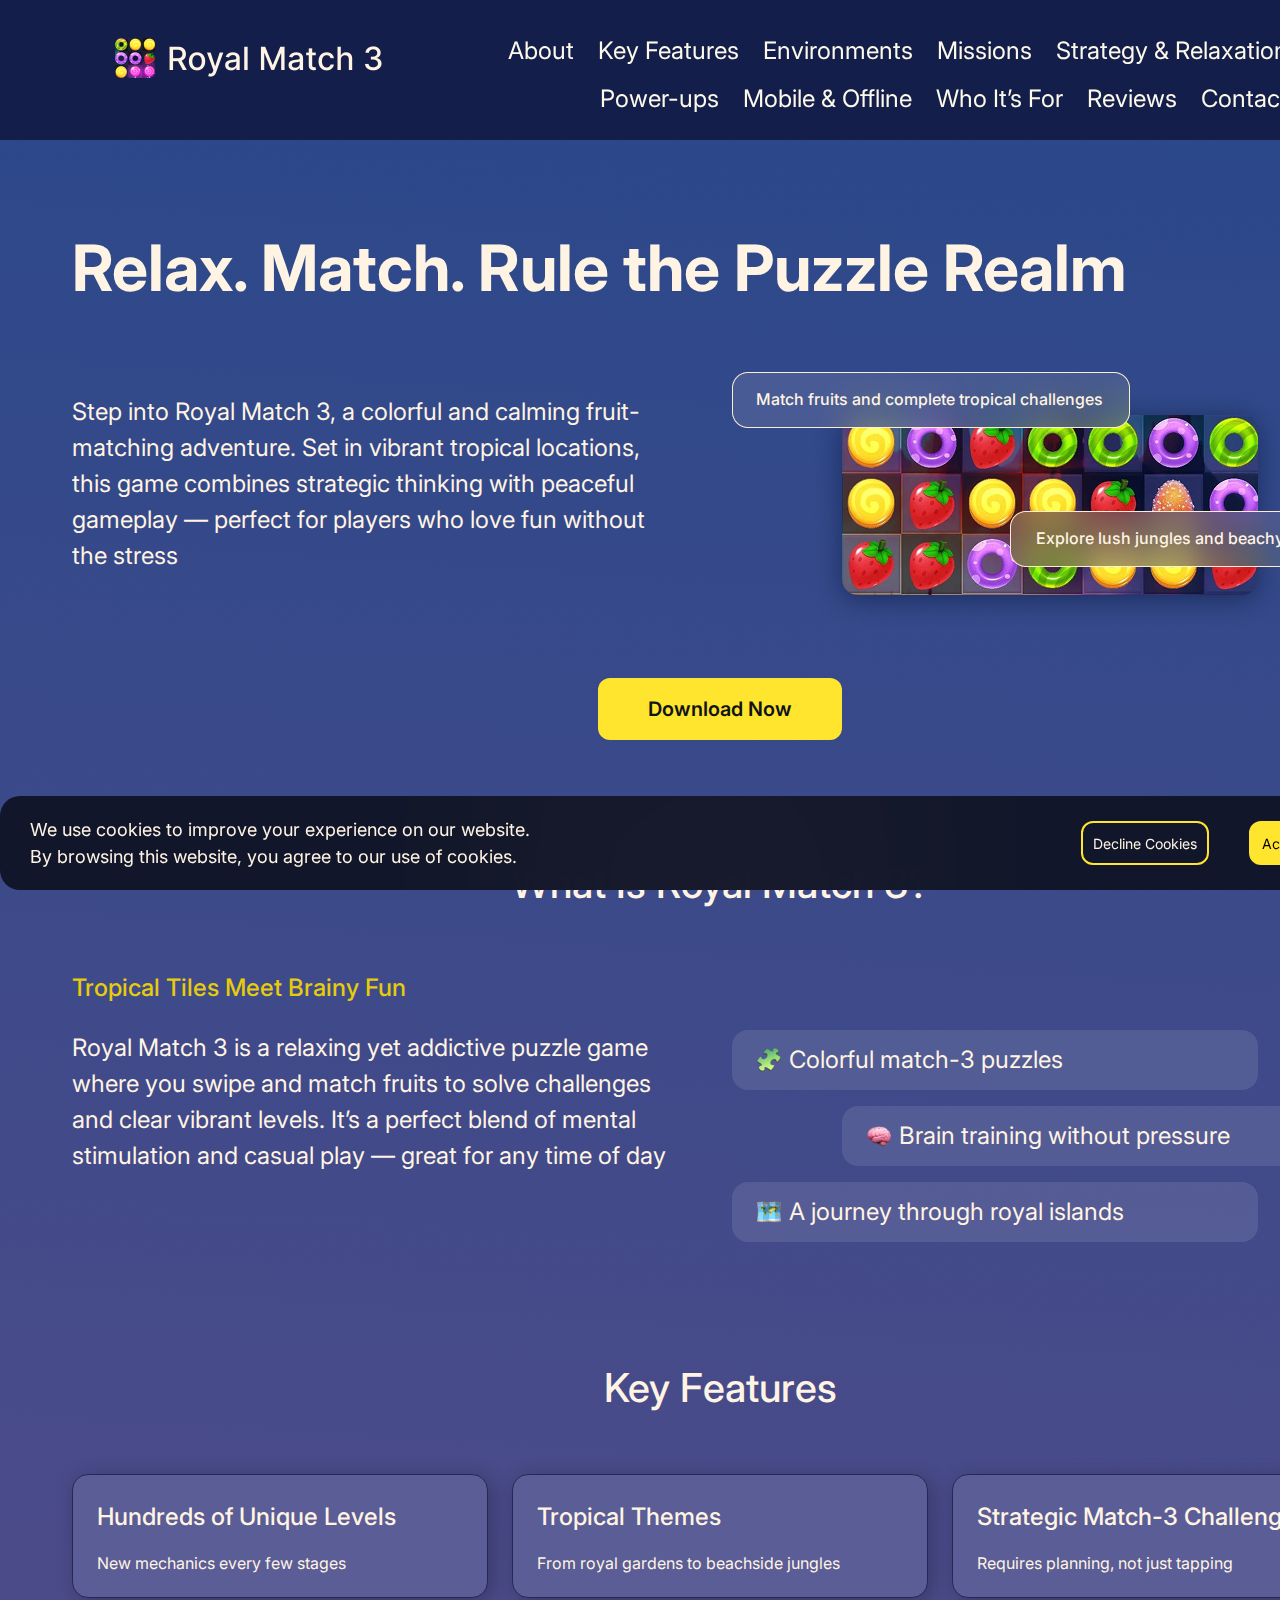
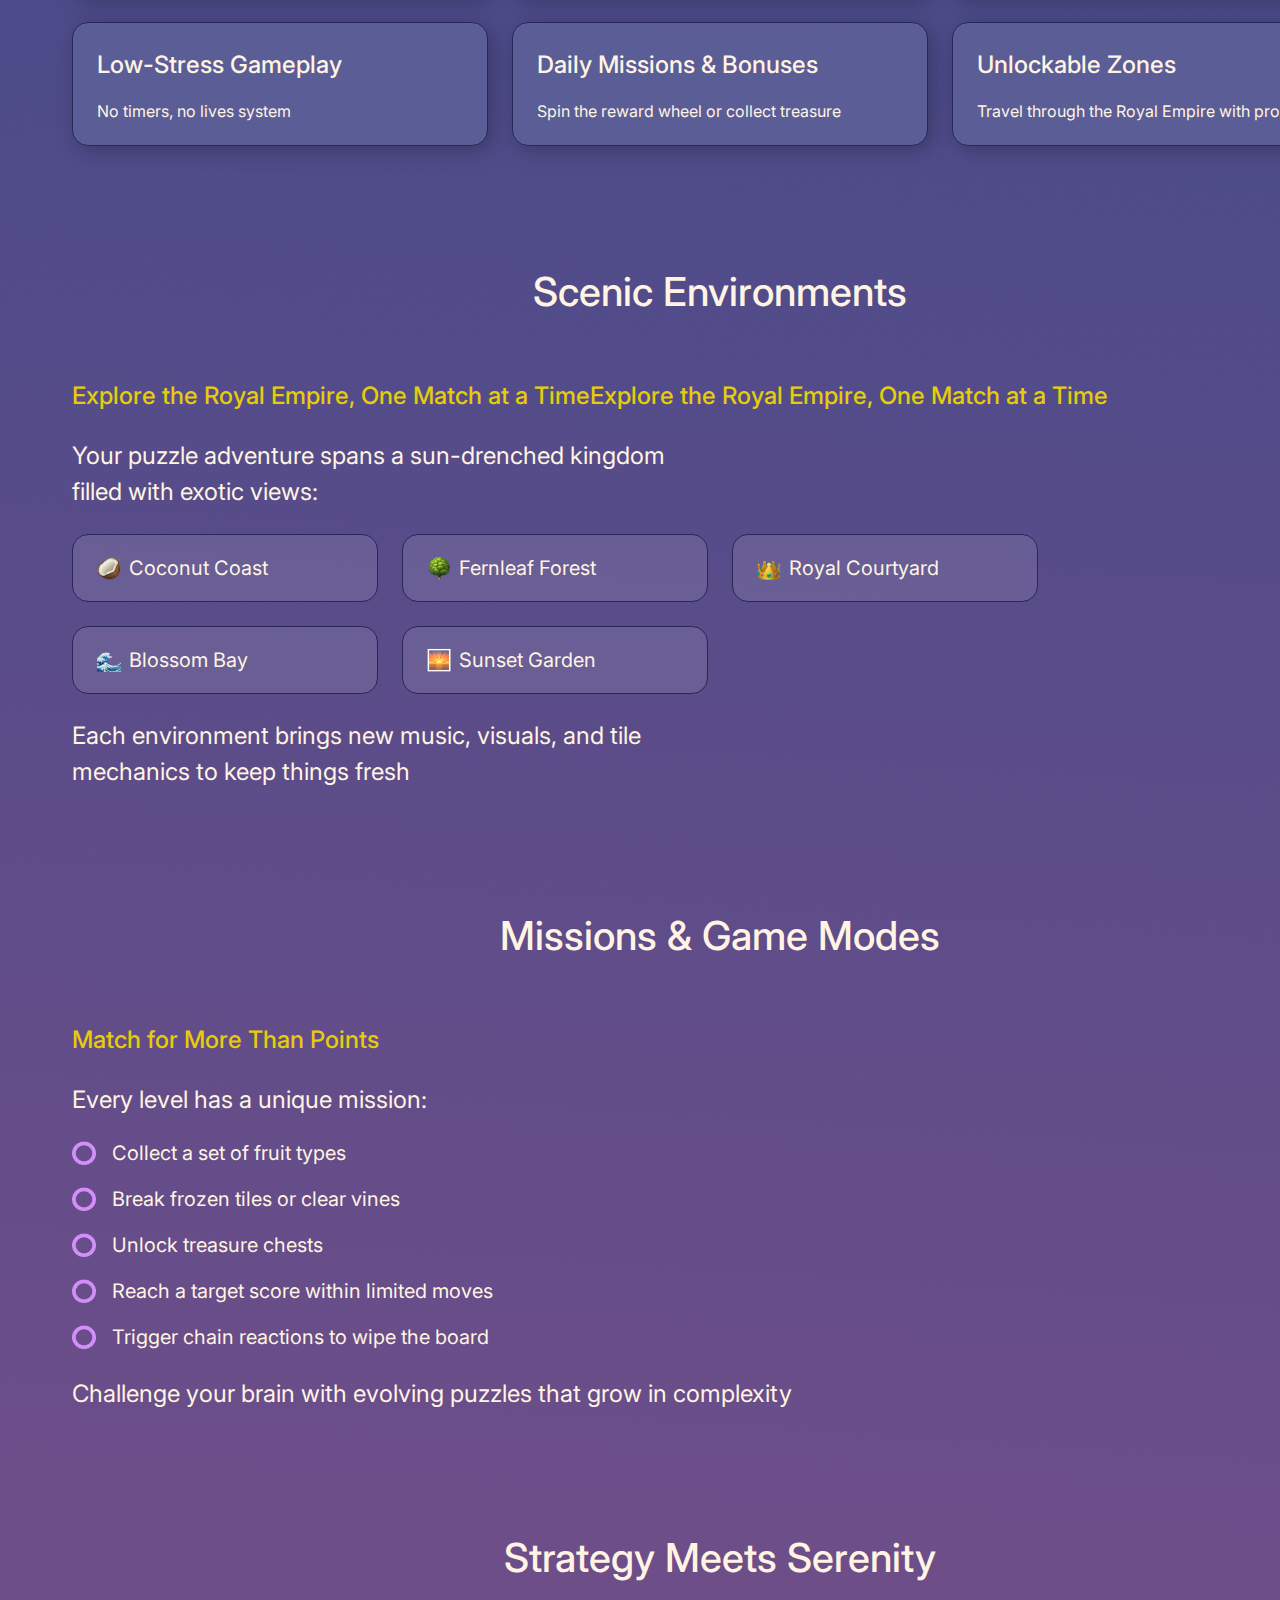
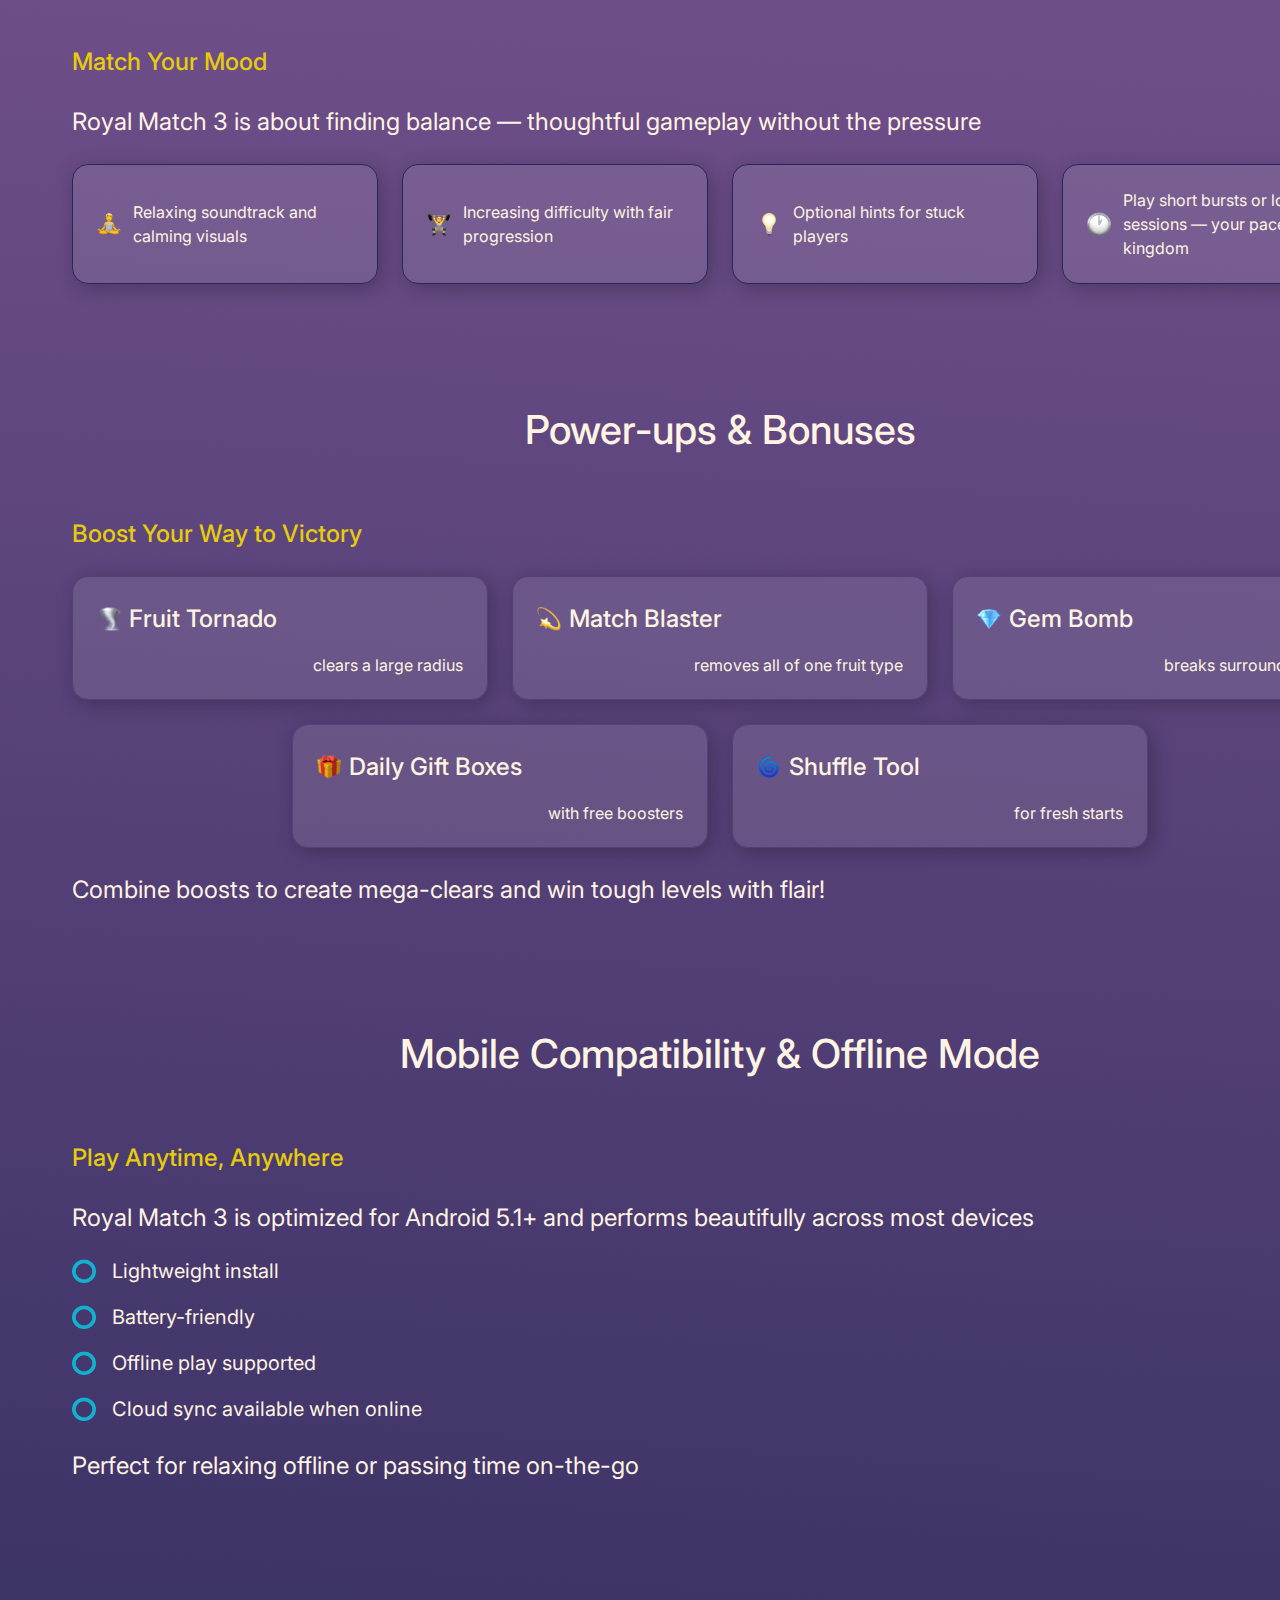
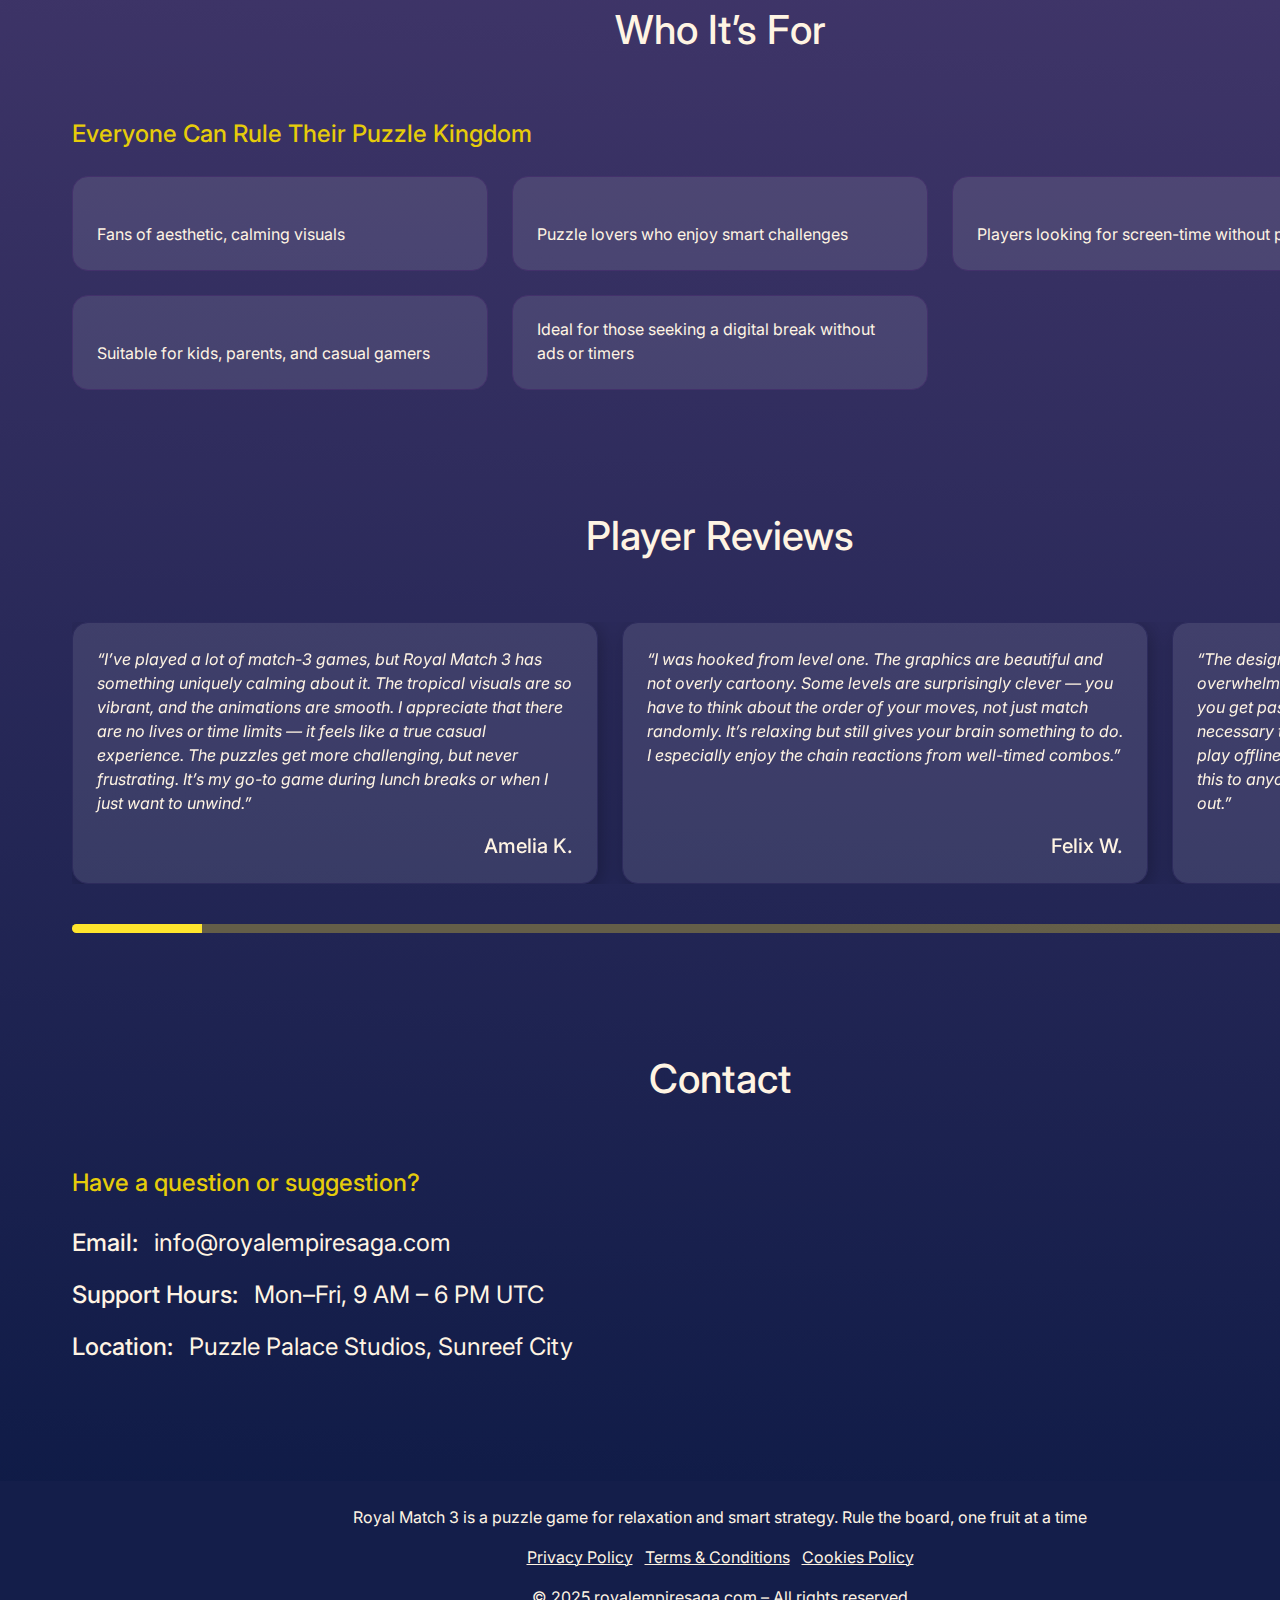
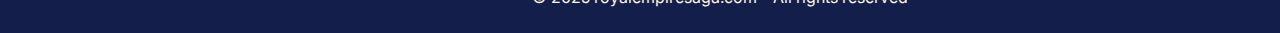
<file: index.html>
<!DOCTYPE html>
<html lang="en">
  <head>
    <meta charset="UTF-8" />
    <meta name="viewport" content="width=device-width, initial-scale=1.0" />

    <meta
      name="description"
      content="Play Royal Match 3 – a relaxing tropical puzzle game where you match fruits, unlock new zones, and solve fun, strategic match-3 challenges. No timers, no pressure. Just smart matching fun!"
    />

    <meta
      name="keywords"
      content="Royal Match 3, match 3 puzzle game, relaxing puzzle app, tropical match game, tile matching, fruit match puzzle, no timer puzzle game, casual games Android, offline match 3 game, beach theme puzzle, royal puzzle game"
    />

    <meta name="author" content="Royal Match 3 Development Team" />
    <meta name="viewport" content="width=device-width, initial-scale=1.0" />
    <meta name="theme-color" content="#f9f4f0" />

    <title>
      Royal Match 3 – Relaxing Tropical Puzzle Game | royalempiresaga.com
    </title>
    <link rel="icon" href="img/Frame 40015 1.png" />

    <link rel="stylesheet" type="text/css" href="slick/slick.css" />
    <link rel="stylesheet" href="css/main.css" />
  </head>

  <body>
    <div id="cookie-popup" class="y-y-cookie-popup">
      <div class="y-y-cookie-popup-container">
        <p class="y-y-cookie-popup-text-two">
          We use cookies to improve your experience on our website. <br />
          By browsing this website, you agree to our use of cookies.
        </p>
        <div class="y-y-cookie-button-container">
          <button id="decline-cookies" class="y-y-cookie-button">
            Decline Cookies
          </button>
          <button id="accept-cookies" class="y-y-cookie-button">
            Accept cookies
          </button>
        </div>
      </div>
    </div>
    <header class="y-y-header">
      <div class="y-y-header-background"></div>
      <nav class="y-y-navigation">
        <ul class="y-y-navigation-list">
          <li class="y-y-navigation-item">
            <a href="/" class="y-y-navigation-link">
              <img
                href="/"
                class="y-y-title-img y-y-navigation-img"
                alt="logo"
                src="img/header/1.png"
                style="height: 48px"
              />
            </a>
          </li>

          <li class="y-y-navigation-item">
            <a href="/#about" class="y-y-navigation-link">About</a>
          </li>
          <li class="y-y-navigation-item">
            <a href="/#how" class="y-y-navigation-link">Key Features</a>
          </li>
          <li class="y-y-navigation-item">
            <a href="/#why" class="y-y-navigation-link">Environments</a>
          </li>
          <li class="y-y-navigation-item">
            <a href="/#gallery" class="y-y-navigation-link">Missions</a>
          </li>
          <li class="y-y-navigation-item">
            <a href="/#uniqueness" class="y-y-navigation-link"
              >Strategy & Relaxation</a
            >
          </li>

          <li class="y-y-navigation-item">
            <a href="/#characters" class="y-y-navigation-link">Power-ups</a>
          </li>
          <li class="y-y-navigation-item">
            <a href="/#who" class="y-y-navigation-link">Mobile & Offline</a>
          </li>
          <li class="y-y-navigation-item">
            <a href="/#progression" class="y-y-navigation-link">Who It’s For</a>
          </li>

          <li class="y-y-navigation-item">
            <a href="/#reviews" class="y-y-navigation-link">Reviews</a>
          </li>

          <li class="y-y-navigation-item">
            <a href="/#features" class="y-y-navigation-link">Contact</a>
          </li>
        </ul>

        <div class="y-y-header-button-wrapper">
          <a href="/" class="y-y-policy-terms-header-icon-menu">
            <img
              href="/"
              class="y-y-title-img"
              alt="logo"
              src="img/header/1.png"
              style="height: 30px"
            />
          </a>

          <button type="button" class="y-y-header-icon-button" data-menu-button>
            <img
              class="y-y-header-icon y-y-header-icon-menu"
              src="img/header/Frame 41.png"
              style="width: 44px"
              alt="menu "
            />

            <svg
              class="y-y-header-icon y-y-header-icon-close"
              width="44"
              height="44"
              viewBox="0 0 44 44"
              fill="none"
              xmlns="http://www.w3.org/2000/svg"
            >
              <path
                d="M27.7275 28.7279L14.9996 16"
                stroke="#FDF9EB"
                stroke-width="1.5"
                stroke-linecap="round"
                stroke-linejoin="round"
              />
              <path
                d="M28.057 16L15.3291 28.7279"
                stroke="#FDF9EB"
                stroke-width="1.5"
                stroke-linecap="round"
                stroke-linejoin="round"
              />
            </svg>
          </button>
        </div>
      </nav>
    </header>

    <main>
      <section class="y-y-home" id="home">
        <div class="y-y-home-container">
          <div class="y-y-home-container-top">
            <h1 class="y-y-home-title">Relax. Match. Rule the Puzzle Realm</h1>
            <p class="y-y-home-text">
              Step into Royal Match 3, a colorful and calming fruit-matching
              adventure. Set in vibrant tropical locations, this game combines
              strategic thinking with peaceful gameplay — perfect for players
              who love fun without the stress
            </p>
            <p class="y-y-home-q">
              Match fruits and complete tropical challenges
            </p>
            <p class="y-y-home-w">Explore lush jungles and beachy escapes</p>
            <a class="y-y-home-link" href="#" target="_blank"> Download Now </a>
          </div>
        </div>
      </section>
      <section class="y-y-about" id="about">
        <div class="y-y-about-container">
          <h2 class="y-y-about-title">What Is Royal Match 3?</h2>
          <h3 class="y-y-about-title-text">Tropical Tiles Meet Brainy Fun</h3>
          <p class="y-y-about-text y-y-about-text-two">
            Royal Match 3 is a relaxing yet addictive puzzle game where you
            swipe and match fruits to solve challenges and clear vibrant levels.
            It’s a perfect blend of mental stimulation and casual play — great
            for any time of day
          </p>
          <div class="y-y-about-list">
            <div class="y-y-about-list-item">
              <figure>
                <img class="y-y-about-img" src="/img/about/1 (1).png" alt="" />
              </figure>
              Colorful match-3 puzzles
            </div>
            <div class="y-y-about-list-item y-y-about-list-item-q">
              <figure>
                <img class="y-y-about-img" src="/img/about/1 (2).png" alt="" />
              </figure>
              Brain training without pressure
            </div>
            <div class="y-y-about-list-item">
              <figure>
                <img class="y-y-about-img" src="/img/about/1 (3).png" alt="" />
              </figure>
              A journey through royal islands
            </div>
          </div>
        </div>
      </section>
      <section class="y-y-how" id="how">
        <div class="y-y-how-container">
          <h2 class="y-y-about-title">Key Features</h2>
          <ul class="y-y-how-list">
            <li class="y-y-how-item">
              Hundreds of Unique Levels
              <p class="y-y-how-item-q">New mechanics every few stages</p>
            </li>
            <li class="y-y-how-item">
              Tropical Themes
              <p class="y-y-how-item-q">
                From royal gardens to beachside jungles
              </p>
            </li>
            <li class="y-y-how-item">
              Strategic Match-3 Challenges
              <p class="y-y-how-item-q">Requires planning, not just tapping</p>
            </li>
            <li class="y-y-how-item">
              Low-Stress Gameplay
              <p class="y-y-how-item-q">No timers, no lives system</p>
            </li>
            <li class="y-y-how-item">
              Daily Missions & Bonuses
              <p class="y-y-how-item-q">
                Spin the reward wheel or collect treasure
              </p>
            </li>
            <li class="y-y-how-item">
              Unlockable Zones
              <p class="y-y-how-item-q">
                Travel through the Royal Empire with progress
              </p>
            </li>
          </ul>
          <ul class="y-y-how-lists">
            <li class="y-y-how-item">
              Hundreds of Unique Levels
              <p class="y-y-how-item-q">New mechanics every few stages</p>
            </li>
            <li class="y-y-how-item">
              Tropical Themes
              <p class="y-y-how-item-q">
                From royal gardens to beachside jungles
              </p>
            </li>
            <li class="y-y-how-item">
              Strategic Match-3 Challenges
              <p class="y-y-how-item-q">Requires planning, not just tapping</p>
            </li>
            <li class="y-y-how-item">
              Low-Stress Gameplay
              <p class="y-y-how-item-q">No timers, no lives system</p>
            </li>
            <li class="y-y-how-item">
              Daily Missions & Bonuses
              <p class="y-y-how-item-q">
                Spin the reward wheel or collect treasure
              </p>
            </li>
            <li class="y-y-how-item">
              Unlockable Zones
              <p class="y-y-how-item-q">
                Travel through the Royal Empire with progress
              </p>
            </li>
          </ul>
        </div>
      </section>
      <article class="y-y-why" id="why">
        <span style="display: none"
          >Generated: 2025-07-26, Hash: y-y-qk-y-y-39fd7x</span
        >

        <div class="y-y-why-container">
          <h2 class="y-y-about-title">Scenic Environments</h2>
          <h3 class="y-y-about-title-text">
            Explore the Royal Empire, One Match at a TimeExplore the Royal
            Empire, One Match at a Time
          </h3>
          <p class="y-y-about-text y-y-about-text-two">
            Your puzzle adventure spans a sun-drenched kingdom filled with
            exotic views:
          </p>
          <div class="y-y-why-list">
            <div class="y-y-why-item">
              <img class="y-y-why-img" src="img/why/1 (1).png" alt="" />Coconut
              Coast
            </div>
            <div class="y-y-why-item">
              <img class="y-y-why-img" src="img/why/1 (2).png" alt="" />Fernleaf
              Forest
            </div>
            <div class="y-y-why-item">
              <img class="y-y-why-img" src="img/why/1 (3).png" alt="" />Royal
              Courtyard
            </div>
            <div class="y-y-why-item">
              <img class="y-y-why-img" src="img/why/1 (4).png" alt="" />Blossom
              Bay
            </div>
            <div class="y-y-why-item">
              <img class="y-y-why-img" src="img/why/1 (5).png" alt="" />Sunset
              Garden
            </div>
          </div>
          <p class="y-y-about-text y-y-about-text-two">
            Each environment brings new music, visuals, and tile mechanics to
            keep things fresh
          </p>
        </div>
      </article>
      <section class="y-y-gallery" id="gallery">
        <div class="y-y-gallery-container">
          <h2 class="y-y-about-title">Missions & Game Modes</h2>
          <h3 class="y-y-about-title-text">Match for More Than Points</h3>
          <p class="y-y-about-text">Every level has a unique mission:</p>
          <ul class="y-y-gallery-list">
            <li class="y-y-gallery-item">
              <img class="y-y-gallery-image" src="./img/Subtract.png" />Collect
              a set of fruit types
            </li>
            <li class="y-y-gallery-item">
              <img class="y-y-gallery-image" src="./img/Subtract.png" />Break
              frozen tiles or clear vines
            </li>
            <li class="y-y-gallery-item">
              <img class="y-y-gallery-image" src="./img/Subtract.png" />Unlock
              treasure chests
            </li>
            <li class="y-y-gallery-item">
              <img class="y-y-gallery-image" src="./img/Subtract.png" />Reach a
              target score within limited moves
            </li>
            <li class="y-y-gallery-item">
              <img class="y-y-gallery-image" src="./img/Subtract.png" />Trigger
              chain reactions to wipe the board
            </li>
          </ul>
          <p class="y-y-about-text">
            Challenge your brain with evolving puzzles that grow in complexity
          </p>
        </div>
      </section>
      <section class="y-y-uniqueness" id="uniqueness">
        <div class="y-y-uniqueness-container">
          <h2 class="y-y-about-title">Strategy Meets Serenity</h2>
          <h3 class="y-y-about-title-text">Match Your Mood</h3>
          <p class="y-y-about-text">
            Royal Match 3 is about finding balance — thoughtful gameplay without
            the pressure
          </p>
          <div class="y-y-uniqueness-list">
            <div class="y-y-uniqueness-item">
              <img
                class="y-y-gallery-image"
                src="/img/uniqueness/2 (1).png"
                alt=""
              />Relaxing soundtrack and calming visuals
            </div>
            <div class="y-y-uniqueness-item">
              <img
                class="y-y-gallery-image"
                src="/img/uniqueness/2 (2).png"
                alt=""
              />Increasing difficulty with fair progression
            </div>
            <div class="y-y-uniqueness-item">
              <img
                class="y-y-gallery-image"
                src="/img/uniqueness/2 (3).png"
                alt=""
              />Optional hints for stuck players
            </div>
            <div class="y-y-uniqueness-item">
              <img
                class="y-y-gallery-image"
                src="/img/uniqueness/2 (4).png"
                alt=""
              />Play short bursts or long sessions — your pace, your kingdom
            </div>
          </div>
        </div>
      </section>

      <section class="y-y-characters" id="characters">
        <div class="y-y-characters-container">
          <h2 class="y-y-about-title">Power-ups & Bonuses</h2>
          <h3 class="y-y-about-title-text">Boost Your Way to Victory</h3>

          <dl class="y-y-uniqueness-list">
            <div class="y-y-characters-item">
              <dt class="y-y-characters-text">
                <img
                  class="y-y-about-img"
                  src="/img/characters/3 (1).png"
                  alt=""
                />Fruit Tornado
              </dt>
              <dd class="y-y-characters-text-bold">clears a large radius</dd>
            </div>
            <div class="y-y-characters-item">
              <dt class="y-y-characters-text">
                <img
                  class="y-y-about-img"
                  src="/img/characters/3 (2).png"
                  alt=""
                />Match Blaster
              </dt>
              <dd class="y-y-characters-text-bold">
                removes all of one fruit type
              </dd>
            </div>
            <div class="y-y-characters-item">
              <dt class="y-y-characters-text">
                <img
                  class="y-y-about-img"
                  src="/img/characters/3 (3).png"
                  alt=""
                />Gem Bomb
              </dt>
              <dd class="y-y-characters-text-bold">breaks surrounding tiles</dd>
            </div>
            <div class="y-y-characters-item">
              <dt class="y-y-characters-text">
                <img
                  class="y-y-about-img"
                  src="/img/characters/3 (4).png"
                  alt=""
                />Daily Gift Boxes
              </dt>
              <dd class="y-y-characters-text-bold">with free boosters</dd>
            </div>
            <div class="y-y-characters-item">
              <dt class="y-y-characters-text">
                <img
                  class="y-y-about-img"
                  src="/img/characters/3 (5).png"
                  alt=""
                />Shuffle Tool
              </dt>
              <dd class="y-y-characters-text-bold">for fresh starts</dd>
            </div>
          </dl>
          <p class="y-y-about-text">
            Combine boosts to create mega-clears and win tough levels with
            flair!
          </p>
        </div>
      </section>
      <section class="y-y-who" id="who">
        <div class="y-y-who-container">
          <h2 class="y-y-about-title">Mobile Compatibility & Offline Mode</h2>
          <h3 class="y-y-about-title-text">Play Anytime, Anywhere</h3>
          <p class="y-y-about-text">
            Royal Match 3 is optimized for Android 5.1+ and performs beautifully
            across most devices
          </p>
          <ul class="y-y-gallery-list">
            <li class="y-y-gallery-item">
              <img
                class="y-y-gallery-image"
                src="/img/Subtract (1).png"
                alt=""
              />Lightweight install
            </li>
            <li class="y-y-gallery-item">
              <img
                class="y-y-gallery-image"
                src="/img/Subtract (1).png"
                alt=""
              />Battery-friendly
            </li>
            <li class="y-y-gallery-item">
              <img
                class="y-y-gallery-image"
                src="/img/Subtract (1).png"
                alt=""
              />Offline play supported
            </li>
            <li class="y-y-gallery-item">
              <img
                class="y-y-gallery-image"
                src="/img/Subtract (1).png"
                alt=""
              />Cloud sync available when online
            </li>
          </ul>
          <p class="y-y-about-text">
            Perfect for relaxing offline or passing time on-the-go
          </p>
        </div>
      </section>
      <section class="y-y-progression" id="progression">
        <div class="y-y-progression-container">
          <h2 class="y-y-about-title">Who It’s For</h2>
          <h3 class="y-y-about-title-text">
            Everyone Can Rule Their Puzzle Kingdom
          </h3>

          <ul class="y-y-why-list y-y-progression-list">
            <li class="y-y-progression-item">
              Fans of aesthetic, calming visuals
            </li>
            <li class="y-y-progression-item">
              Puzzle lovers who enjoy smart challenges
            </li>
            <li class="y-y-progression-item">
              Players looking for screen-time without pressure
            </li>
            <li class="y-y-progression-item">
              Suitable for kids, parents, and casual gamers
            </li>
            <li class="y-y-progression-item">
              Ideal for those seeking a digital break without ads or timers
            </li>
          </ul>
        </div>
      </section>
      <section class="y-y-reviews" id="reviews">
        <div class="y-y-reviews-container">
          <h2 class="y-y-about-title">Player Reviews</h2>

          <div class="y-y-reviews-list">
            <div class="y-y-reviews-item">
              <div class="y-y-reviews-item-top">
                <p class="y-y-reviews-text-bold">
                  “I’ve played a lot of match-3 games, but Royal Match 3 has
                  something uniquely calming about it. The tropical visuals are
                  so vibrant, and the animations are smooth. I appreciate that
                  there are no lives or time limits — it feels like a true
                  casual experience. The puzzles get more challenging, but never
                  frustrating. It’s my go-to game during lunch breaks or when I
                  just want to unwind.”
                </p>
                Amelia K.
              </div>
              <div class="y-y-reviews-item-top">
                <p class="y-y-reviews-text-bold">
                  “I was hooked from level one. The graphics are beautiful and
                  not overly cartoony. Some levels are surprisingly clever — you
                  have to think about the order of your moves, not just match
                  randomly. It’s relaxing but still gives your brain something
                  to do. I especially enjoy the chain reactions from well-timed
                  combos.”
                </p>
                Felix W.
              </div>
            </div>
            <div class="y-y-reviews-item">
              <div class="y-y-reviews-item-top">
                <p class="y-y-reviews-text-bold">
                  “The design is polished and colorful without being
                  overwhelming. I like that there’s actual strategy involved
                  once you get past the early levels. The boosters are fun, but
                  not necessary to progress — which I love. Also, the fact that
                  I can play offline makes it perfect for travel. I’d definitely
                  recommend this to anyone who enjoys puzzle games that don’t
                  stress you out.”
                </p>
                Diego R.
              </div>
              <div class="y-y-reviews-item-top">
                <p class="y-y-reviews-text-bold">
                  “What sets this game apart for me is the atmosphere. The sound
                  design, the fruit art, even the way the confetti flies when
                  you win — it all feels joyful. I like that there’s no ‘energy’
                  system, so I can play as much or as little as I want. My kids
                  also enjoy it, and it’s been a fun way for us to wind down in
                  the evenings.”
                </p>
                Lena Z.
              </div>
            </div>
            <div class="y-y-reviews-item">
              <div class="y-y-reviews-item-top">
                <p class="y-y-reviews-text-bold">
                  “I downloaded this game randomly, but now I play it every
                  night before bed. The background music and slow fade
                  transitions make it super relaxing. I enjoy the different
                  mission types, especially the ones where you have to break
                  through vines or frozen fruits. It’s also nice that you’re not
                  constantly pushed to buy something. Just match, clear, and
                  chill.”
                </p>
                Rachel M.
              </div>
              <div class="y-y-reviews-item-top">
                <p class="y-y-reviews-text-bold">
                  “Honestly, I didn’t expect to like it this much. I’m more of
                  an action gamer, but Royal Match 3 caught me off guard. It’s
                  not flashy, but it’s really well-crafted. The pacing is
                  excellent and the level design keeps introducing small twists.
                  I play it during downtime, and it’s become one of my favorite
                  mobile games.”
                </p>
                Jakob F.
              </div>
            </div>
            <div class="y-y-reviews-item">
              <div class="y-y-reviews-item-top">
                <p class="y-y-reviews-text-bold">
                  “What I like most about Royal Match 3 is that it's not trying
                  to copy every other game in the genre. It has a clean layout,
                  a friendly tutorial, and unique level goals. The beach theme
                  is refreshing compared to the usual candy or gem clones. I’ve
                  been playing for a few weeks now and still look forward to
                  unlocking the next area. Definitely a keeper.”
                </p>
                Arjun T.
              </div>
              <div class="y-y-reviews-item-top">
                <p class="y-y-reviews-text-bold">
                  “I adore the little details in this game — the splashing
                  water, the dancing leaves, the sunny vibes. It’s like going on
                  a virtual vacation. The puzzles are fair, and even the harder
                  levels feel beatable with a little patience. Also, the daily
                  bonuses are actually useful and not just filler. It’s cute and
                  smart — a rare combo.”
                </p>
                Nia H.
              </div>
            </div>
            <div class="y-y-reviews-item">
              <div class="y-y-reviews-item-top">
                <p class="y-y-reviews-text-bold">
                  “This game is perfect for a quick brain break. I usually play
                  a few levels when I’m on public transport or waiting for
                  appointments. The levels are short but satisfying, and the
                  game never punishes you for taking a break. I also like that
                  you can retry levels without losing anything. Simple
                  pleasures, done well.”
                </p>
                Claire J.
              </div>
              <div class="y-y-reviews-item-top">
                <p class="y-y-reviews-text-bold">
                  “Royal Match 3 is a gem among match-3 games. No pop-up ads, no
                  pay-to-win gimmicks, just a fun game with excellent polish.
                  I’ve been slowly making my way through the islands and love
                  seeing how each new area adds new mechanics. It’s the kind of
                  game you can keep installed for months. Highly recommended for
                  anyone who likes puzzle games with a relaxed rhythm.”
                </p>
                Samuel D.
              </div>
            </div>
          </div>
          <div class="y-y-reviews-lists">
            <div class="y-y-reviews-item-top">
              <p class="y-y-reviews-text-bold">
                “I’ve played a lot of match-3 games, but Royal Match 3 has
                something uniquely calming about it. The tropical visuals are so
                vibrant, and the animations are smooth. I appreciate that there
                are no lives or time limits — it feels like a true casual
                experience. The puzzles get more challenging, but never
                frustrating. It’s my go-to game during lunch breaks or when I
                just want to unwind.”
              </p>
              Amelia K.
            </div>
            <div class="y-y-reviews-item-top">
              <p class="y-y-reviews-text-bold">
                “I was hooked from level one. The graphics are beautiful and not
                overly cartoony. Some levels are surprisingly clever — you have
                to think about the order of your moves, not just match randomly.
                It’s relaxing but still gives your brain something to do. I
                especially enjoy the chain reactions from well-timed combos.”
              </p>
              Felix W.
            </div>

            <div class="y-y-reviews-item-top">
              <p class="y-y-reviews-text-bold">
                “The design is polished and colorful without being overwhelming.
                I like that there’s actual strategy involved once you get past
                the early levels. The boosters are fun, but not necessary to
                progress — which I love. Also, the fact that I can play offline
                makes it perfect for travel. I’d definitely recommend this to
                anyone who enjoys puzzle games that don’t stress you out.”
              </p>
              Diego R.
            </div>
            <div class="y-y-reviews-item-top">
              <p class="y-y-reviews-text-bold">
                “What sets this game apart for me is the atmosphere. The sound
                design, the fruit art, even the way the confetti flies when you
                win — it all feels joyful. I like that there’s no ‘energy’
                system, so I can play as much or as little as I want. My kids
                also enjoy it, and it’s been a fun way for us to wind down in
                the evenings.”
              </p>
              Lena Z.
            </div>

            <div class="y-y-reviews-item-top">
              <p class="y-y-reviews-text-bold">
                “I downloaded this game randomly, but now I play it every night
                before bed. The background music and slow fade transitions make
                it super relaxing. I enjoy the different mission types,
                especially the ones where you have to break through vines or
                frozen fruits. It’s also nice that you’re not constantly pushed
                to buy something. Just match, clear, and chill.”
              </p>
              Rachel M.
            </div>
            <div class="y-y-reviews-item-top">
              <p class="y-y-reviews-text-bold">
                “Honestly, I didn’t expect to like it this much. I’m more of an
                action gamer, but Royal Match 3 caught me off guard. It’s not
                flashy, but it’s really well-crafted. The pacing is excellent
                and the level design keeps introducing small twists. I play it
                during downtime, and it’s become one of my favorite mobile
                games.”
              </p>
              Jakob F.
            </div>

            <div class="y-y-reviews-item-top">
              <p class="y-y-reviews-text-bold">
                “What I like most about Royal Match 3 is that it's not trying to
                copy every other game in the genre. It has a clean layout, a
                friendly tutorial, and unique level goals. The beach theme is
                refreshing compared to the usual candy or gem clones. I’ve been
                playing for a few weeks now and still look forward to unlocking
                the next area. Definitely a keeper.”
              </p>
              Arjun T.
            </div>
            <div class="y-y-reviews-item-top">
              <p class="y-y-reviews-text-bold">
                “I adore the little details in this game — the splashing water,
                the dancing leaves, the sunny vibes. It’s like going on a
                virtual vacation. The puzzles are fair, and even the harder
                levels feel beatable with a little patience. Also, the daily
                bonuses are actually useful and not just filler. It’s cute and
                smart — a rare combo.”
              </p>
              Nia H.
            </div>

            <div class="y-y-reviews-item-top">
              <p class="y-y-reviews-text-bold">
                “This game is perfect for a quick brain break. I usually play a
                few levels when I’m on public transport or waiting for
                appointments. The levels are short but satisfying, and the game
                never punishes you for taking a break. I also like that you can
                retry levels without losing anything. Simple pleasures, done
                well.”
              </p>
              Claire J.
            </div>
            <div class="y-y-reviews-item-top">
              <p class="y-y-reviews-text-bold">
                “Royal Match 3 is a gem among match-3 games. No pop-up ads, no
                pay-to-win gimmicks, just a fun game with excellent polish. I’ve
                been slowly making my way through the islands and love seeing
                how each new area adds new mechanics. It’s the kind of game you
                can keep installed for months. Highly recommended for anyone who
                likes puzzle games with a relaxed rhythm.”
              </p>
              Samuel D.
            </div>
          </div>
          <div class="progress-bar">
            <div class="progress-fill"></div>
          </div>
        </div>
      </section>

      <section class="y-y-features" id="features">
        <div class="y-y-features-container">
          <h2 class="y-y-about-title">Contact</h2>
          <h3 class="y-y-about-title-text">Have a question or suggestion?</h3>

          <ul class="y-y-features-list">
            <li class="y-y-features-item">
              <p class="y-y-features-text-bold">Email:</p>
              <a
                class="y-y-features-text"
                href="mailto:info@royalempiresaga.com"
                >info@royalempiresaga.com</a
              >
            </li>
            <li class="y-y-features-item">
              <p class="y-y-features-text-bold">Support Hours:</p>
              <p class="y-y-features-text">Mon–Fri, 9 AM – 6 PM UTC</p>
            </li>
            <li class="y-y-features-item">
              <p class="y-y-features-text-bold">Location:</p>
              <a class="y-y-features-text"
                >Puzzle Palace Studios, Sunreef City</a
              >
            </li>
          </ul>
        </div>
      </section>
    </main>
    <footer class="y-y-footer" style="margin: auto; background: #141e4a">
      <div class="y-y-footer-container">
        <p class="y-y-footer-copyright">
          Royal Match 3 is a puzzle game for relaxation and smart strategy. Rule
          the board, one fruit at a time
        </p>
        <div class="y-y-footer-wrapper">
          <a class="y-y-footer-text" href="/policy.html">Privacy Policy</a>
          <a class="y-y-footer-text" href="/terms.html">Terms & Conditions </a>
          <a class="y-y-footer-text" href="/cookies.html">Cookies Policy</a>
        </div>
        <p class="y-y-footer-copyright">
          © 2025 royalempiresaga.com – All rights reserved
        </p>
      </div>
    </footer>
    <script src="js/mobile-menu.js"></script>
    <script src="js/jquery-loc-y-y-0.js"></script>
    <script type="text/javascript" src="slick/slick.min.js"></script>
    <script src="js/slick.js"></script>
  </body>
</html>
</file>
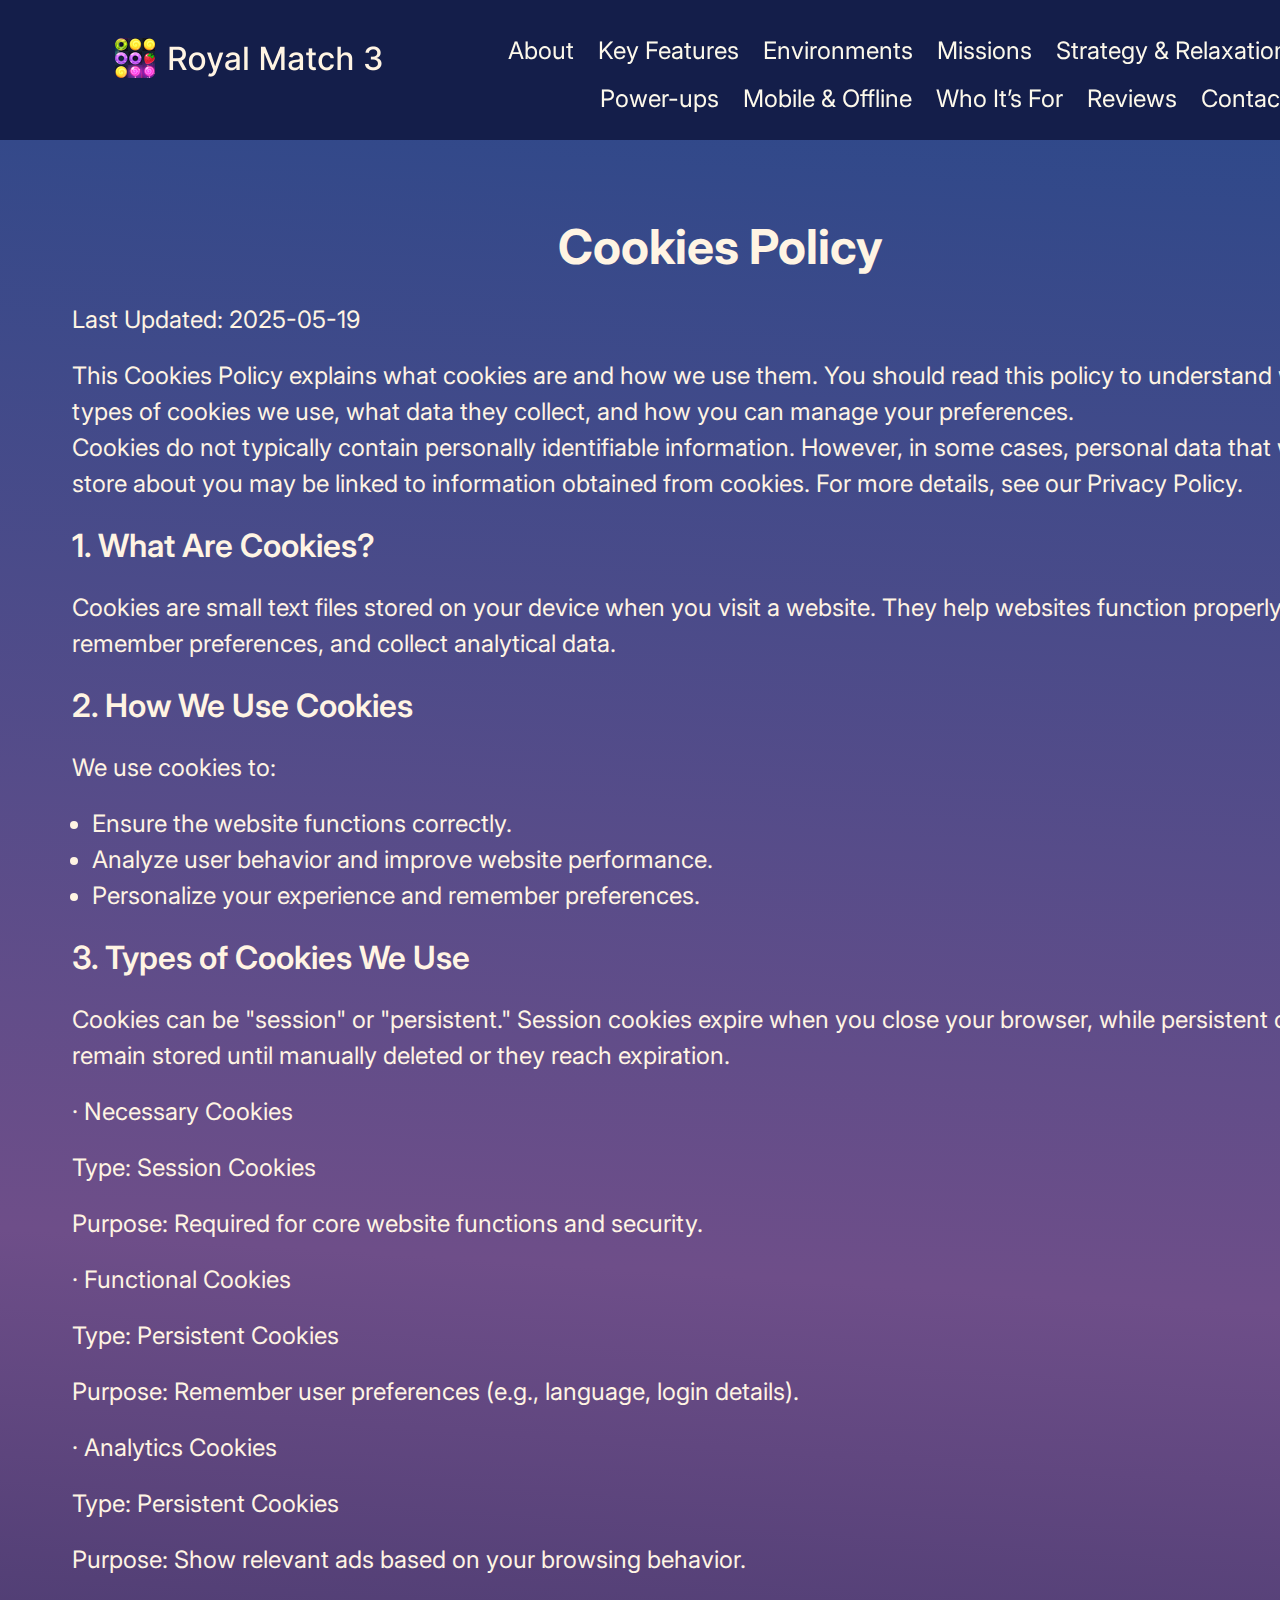
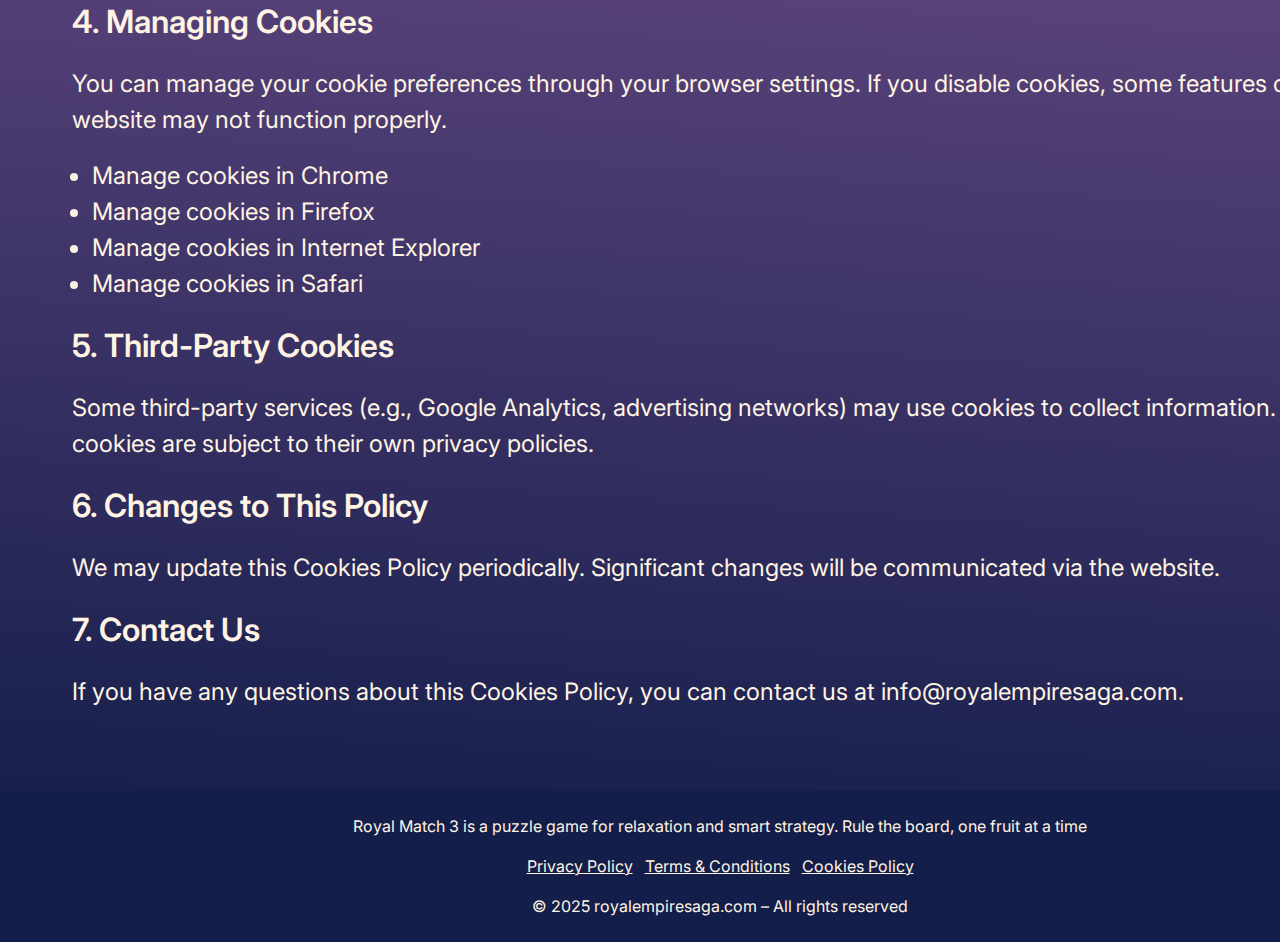
<file: cookies.html>
<!DOCTYPE html>
<html lang="en">
  <head>
    <meta charset="UTF-8" />
    <meta name="viewport" content="width=device-width, initial-scale=1.0" />

    <title>
      Royal Match 3 – Relaxing Tropical Puzzle Game | royalempiresaga.com
    </title>
    <link rel="icon" href="img/Frame 40015 1.png" />

    <link rel="stylesheet" type="text/css" href="slick/slick.css" />
    <link rel="stylesheet" href="css/main.css" />
  </head>

  <body>
    <header class="y-y-header">
      <div class="y-y-header-background"></div>
      <nav class="y-y-navigation">
        <ul class="y-y-navigation-list">
          <li class="y-y-navigation-item">
            <a href="/" class="y-y-navigation-link">
              <img
                href="/"
                class="y-y-title-img y-y-navigation-img"
                alt="logo"
                src="img/header/1.png"
                style="height: 48px"
              />
            </a>
          </li>

          <li class="y-y-navigation-item">
            <a href="/#about" class="y-y-navigation-link">About</a>
          </li>
          <li class="y-y-navigation-item">
            <a href="/#how" class="y-y-navigation-link">Key Features</a>
          </li>
          <li class="y-y-navigation-item">
            <a href="/#why" class="y-y-navigation-link">Environments</a>
          </li>
          <li class="y-y-navigation-item">
            <a href="/#gallery" class="y-y-navigation-link">Missions</a>
          </li>
          <li class="y-y-navigation-item">
            <a href="/#uniqueness" class="y-y-navigation-link"
              >Strategy & Relaxation</a
            >
          </li>

          <li class="y-y-navigation-item">
            <a href="/#characters" class="y-y-navigation-link">Power-ups</a>
          </li>
          <li class="y-y-navigation-item">
            <a href="/#who" class="y-y-navigation-link">Mobile & Offline</a>
          </li>
          <li class="y-y-navigation-item">
            <a href="/#progression" class="y-y-navigation-link">Who It’s For</a>
          </li>

          <li class="y-y-navigation-item">
            <a href="/#reviews" class="y-y-navigation-link">Reviews</a>
          </li>

          <li class="y-y-navigation-item">
            <a href="/#features" class="y-y-navigation-link">Contact</a>
          </li>
        </ul>

        <div class="y-y-header-button-wrapper">
          <a href="/" class="y-y-policy-terms-header-icon-menu">
            <img
              href="/"
              class="y-y-title-img"
              alt="logo"
              src="img/header/1.png"
              style="height: 30px"
            />
          </a>

          <button type="button" class="y-y-header-icon-button" data-menu-button>
            <img
              class="y-y-header-icon y-y-header-icon-menu"
              src="img/header/Frame 41.png"
              style="width: 44px"
              alt="menu "
            />

            <svg
              class="y-y-header-icon y-y-header-icon-close"
              width="44"
              height="44"
              viewBox="0 0 44 44"
              fill="none"
              xmlns="http://www.w3.org/2000/svg"
            >
              <path
                d="M27.7275 28.7279L14.9996 16"
                stroke="#FDF9EB"
                stroke-width="1.5"
                stroke-linecap="round"
                stroke-linejoin="round"
              />
              <path
                d="M28.057 16L15.3291 28.7279"
                stroke="#FDF9EB"
                stroke-width="1.5"
                stroke-linecap="round"
                stroke-linejoin="round"
              />
            </svg>
          </button>
        </div>
      </nav>
    </header>

    <main>
      <section>
        <div class="y-y-policy-terms-container">
          <h1>Cookies Policy</h1>

          <p>Last Updated: 2025-05-19</p>

          <p>
            This Cookies Policy explains what cookies are and how we use them.
            You should read this policy to understand what types of cookies we
            use, what data they collect, and how you can manage your
            preferences. <br />
            Cookies do not typically contain personally identifiable
            information. However, in some cases, personal data that we store
            about you may be linked to information obtained from cookies. For
            more details, see our Privacy Policy.
          </p>

          <h2>1. What Are Cookies?</h2>

          <p>
            Cookies are small text files stored on your device when you visit a
            website. They help websites function properly, remember preferences,
            and collect analytical data.
          </p>
          <h2>2. How We Use Cookies</h2>
          <p>We use cookies to:</p>
          <ul>
            <li>Ensure the website functions correctly.</li>
            <li>Analyze user behavior and improve website performance.</li>
            <li>Personalize your experience and remember preferences.</li>
          </ul>
          <h2>3. Types of Cookies We Use</h2>

          <p>
            Cookies can be "session" or "persistent." Session cookies expire
            when you close your browser, while persistent cookies remain stored
            until manually deleted or they reach expiration.
          </p>

          <p>· Necessary Cookies</p>

          <p>Type: Session Cookies</p>

          <p>Purpose: Required for core website functions and security.</p>

          <p>· Functional Cookies</p>
          <p>Type: Persistent Cookies</p>
          <p>
            Purpose: Remember user preferences (e.g., language, login details).
          </p>
          <p>· Analytics Cookies</p>

          <p>Type: Persistent Cookies</p>
          <p>Purpose: Show relevant ads based on your browsing behavior.</p>
          <h2>4. Managing Cookies</h2>
          <p>
            You can manage your cookie preferences through your browser
            settings. If you disable cookies, some features of the website may
            not function properly.
          </p>
          <ul>
            <li>
              <a
                class="y-y-email-link"
                href="https://support.google.com/accounts/answer/32050"
                target="_blank"
                rel=""
                >Manage cookies in Chrome
              </a>
            </li>

            <li>
              <a
                class="y-y-email-link"
                href="https://support.mozilla.org/en-US/kb/clear-cookies-and-site-data-firefox?redirectslug=delete-cookies-remove-info-websites-stored&redirectlocale=en-US"
                target="_blank"
                rel=""
              >
                Manage cookies in Firefox
              </a>
            </li>
            <li>
              <a
                class="y-y-email-link"
                href="https://support.microsoft.com/uk-ua/topic/%D0%B2%D0%B8%D0%B4%D0%B0%D0%BB%D0%B5%D0%BD%D0%BD%D1%8F-%D1%84%D0%B0%D0%B9%D0%BB%D1%96%D0%B2-cookie-%D0%B2-%D0%B1%D1%80%D0%B0%D1%83%D0%B7%D0%B5%D1%80%D1%96-internet-explorer-bca9446f-d873-78de-77ba-d42645fa52fc"
                target="_blank"
                rel=""
              >
                Manage cookies in Internet Explorer
              </a>
            </li>
            <li>
              <a
                class="y-y-email-link"
                href="https://support.apple.com/uk-ua/guide/safari/sfri11471/mac"
                target="_blank"
                rel=""
              >
                Manage cookies in Safari
              </a>
            </li>
          </ul>
          <h2>5. Third-Party Cookies</h2>
          <p>
            Some third-party services (e.g., Google Analytics, advertising
            networks) may use cookies to collect information. These cookies are
            subject to their own privacy policies.
          </p>
          <h2>6. Changes to This Policy</h2>
          <p>
            We may update this Cookies Policy periodically. Significant changes
            will be communicated via the website.
          </p>

          <h2>7. Contact Us</h2>
          <p>
            If you have any questions about this Cookies Policy, you can contact
            us at
            <a class="y-y-email-link" href="mailto:info@royalempiresaga.com"
              >info@royalempiresaga.com</a
            >.
          </p>
        </div>
      </section>
    </main>
    <footer class="y-y-footer" style="margin: auto; background: #141e4a">
      <div class="y-y-footer-container">
        <p class="y-y-footer-copyright">
          Royal Match 3 is a puzzle game for relaxation and smart strategy. Rule
          the board, one fruit at a time
        </p>
        <div class="y-y-footer-wrapper">
          <a class="y-y-footer-text" href="/policy.html">Privacy Policy</a>
          <a class="y-y-footer-text" href="/terms.html">Terms & Conditions </a>
          <a class="y-y-footer-text" href="/cookies.html">Cookies Policy</a>
        </div>
        <p class="y-y-footer-copyright">
          © 2025 royalempiresaga.com – All rights reserved
        </p>
      </div>
    </footer>
    <script src="js/mobile-menu.js"></script>
  </body>
</html>
</file>
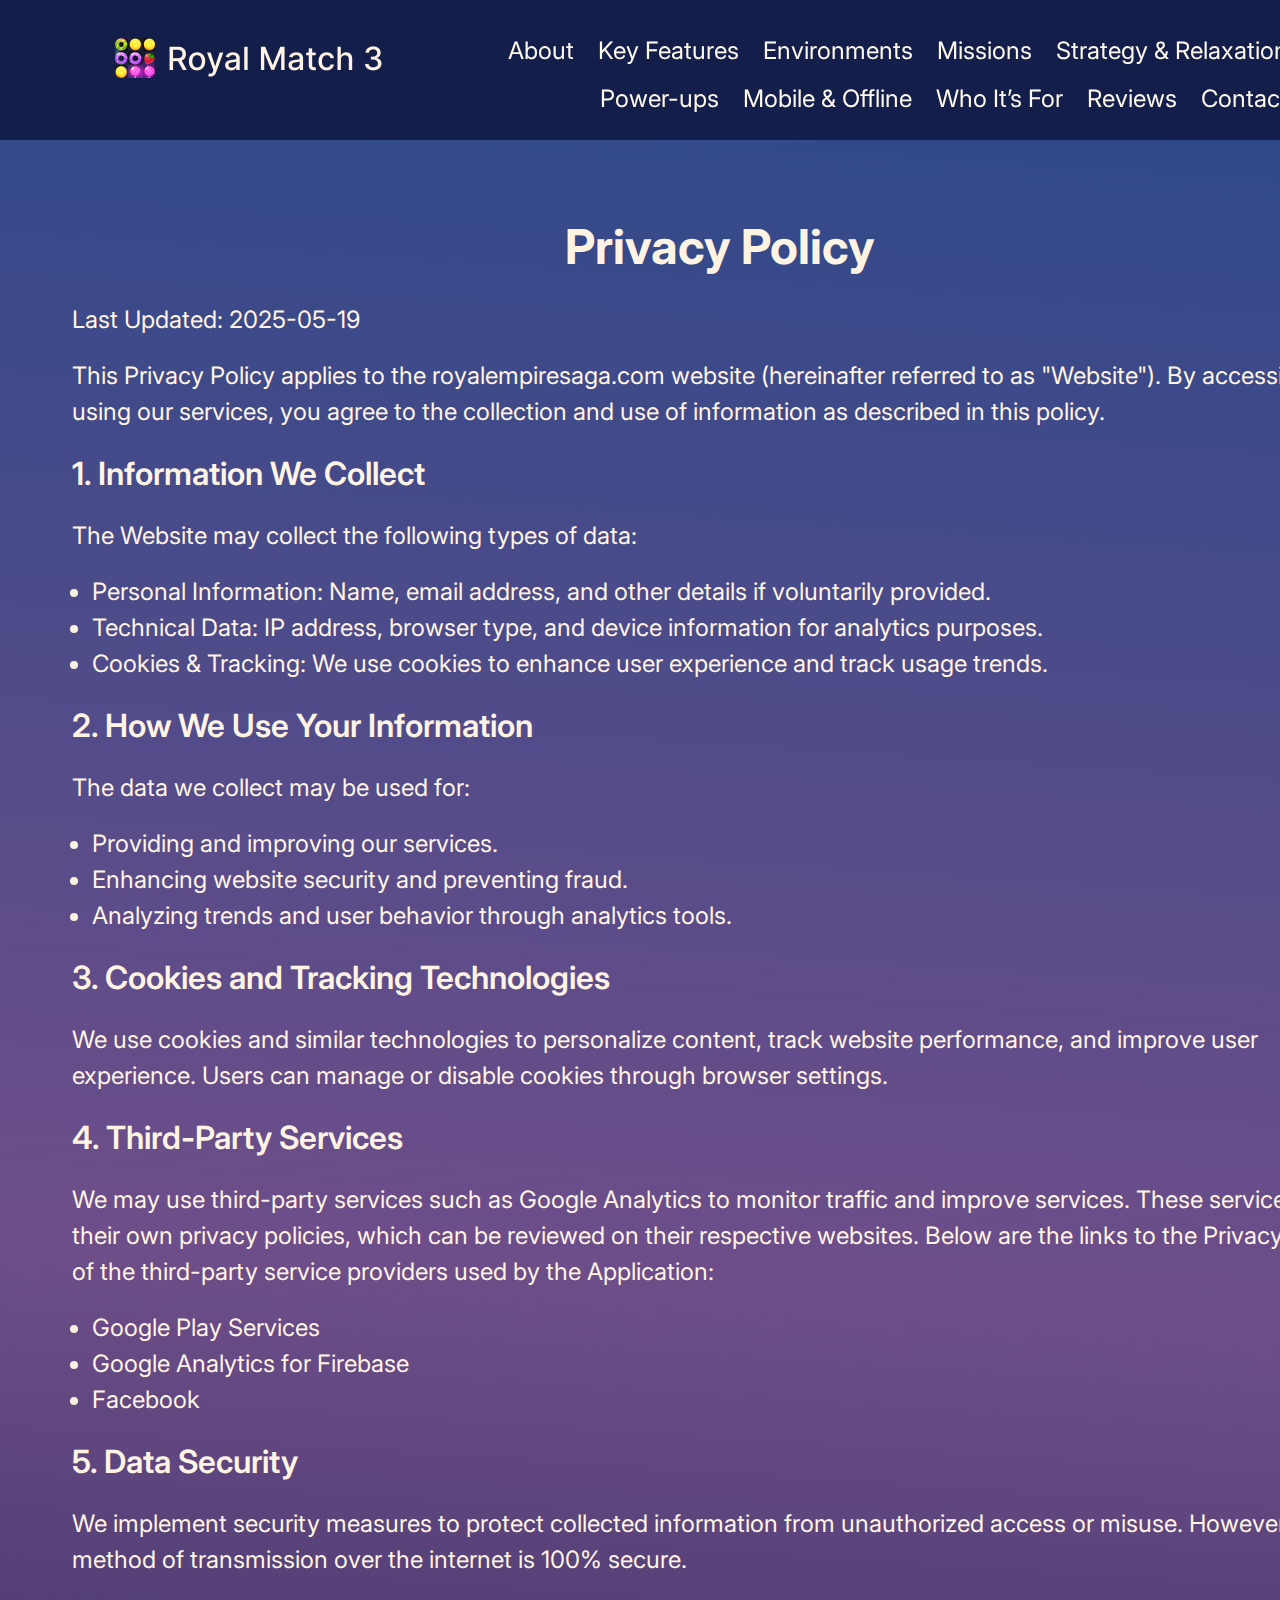
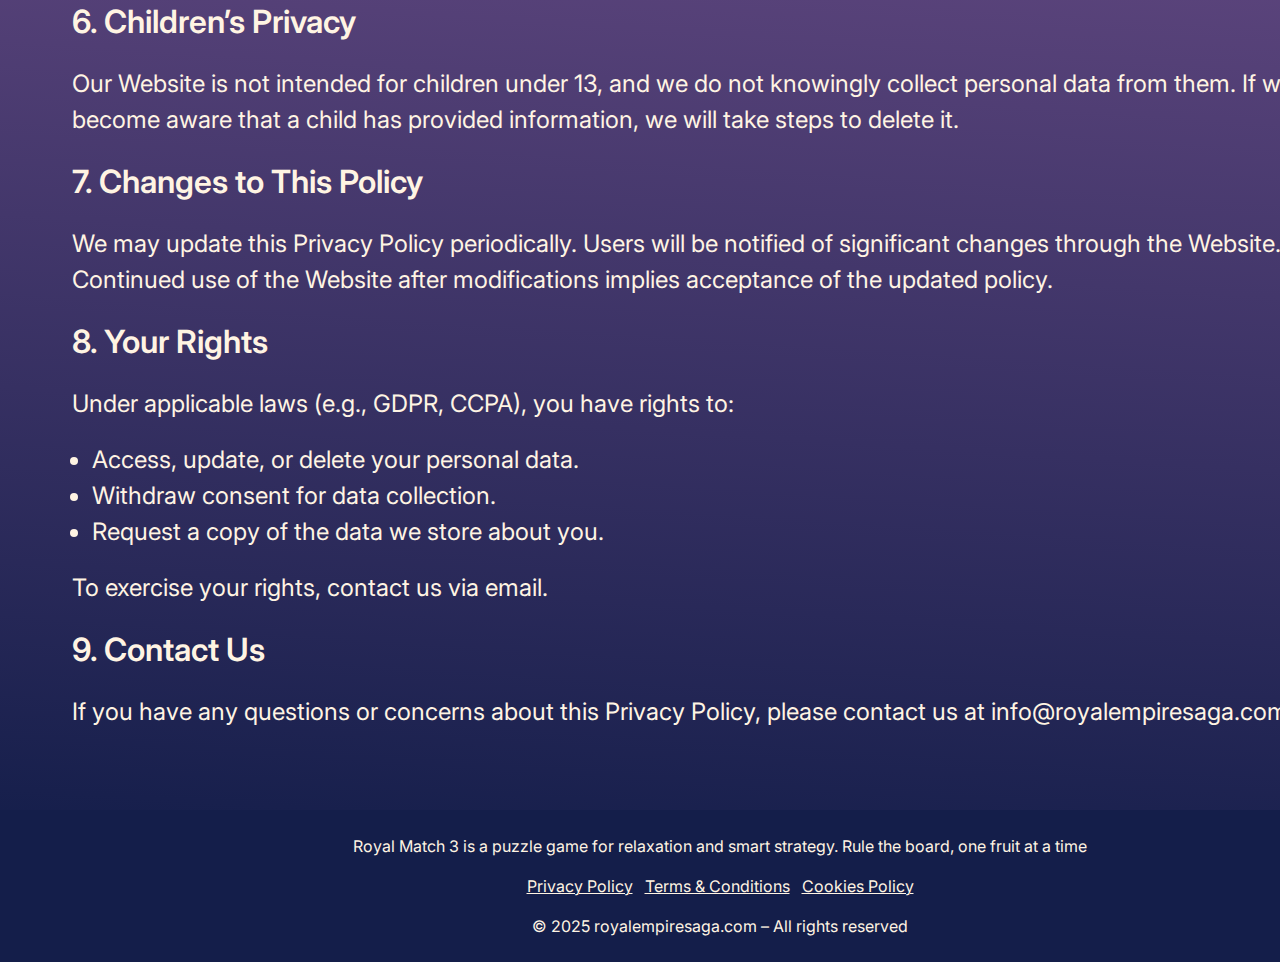
<file: policy.html>
<!DOCTYPE html>
<html lang="en">
  <head>
    <meta charset="UTF-8" />
    <meta name="viewport" content="width=device-width, initial-scale=1.0" />

    <title>
      Royal Match 3 – Relaxing Tropical Puzzle Game | royalempiresaga.com
    </title>
    <link rel="icon" href="img/Frame 40015 1.png" />

    <link rel="stylesheet" type="text/css" href="slick/slick.css" />
    <link rel="stylesheet" href="css/main.css" />
  </head>

  <body>
    <header class="y-y-header">
      <div class="y-y-header-background"></div>
      <nav class="y-y-navigation">
        <ul class="y-y-navigation-list">
          <li class="y-y-navigation-item">
            <a href="/" class="y-y-navigation-link">
              <img
                href="/"
                class="y-y-title-img y-y-navigation-img"
                alt="logo"
                src="img/header/1.png"
                style="height: 48px"
              />
            </a>
          </li>

          <li class="y-y-navigation-item">
            <a href="/#about" class="y-y-navigation-link">About</a>
          </li>
          <li class="y-y-navigation-item">
            <a href="/#how" class="y-y-navigation-link">Key Features</a>
          </li>
          <li class="y-y-navigation-item">
            <a href="/#why" class="y-y-navigation-link">Environments</a>
          </li>
          <li class="y-y-navigation-item">
            <a href="/#gallery" class="y-y-navigation-link">Missions</a>
          </li>
          <li class="y-y-navigation-item">
            <a href="/#uniqueness" class="y-y-navigation-link"
              >Strategy & Relaxation</a
            >
          </li>

          <li class="y-y-navigation-item">
            <a href="/#characters" class="y-y-navigation-link">Power-ups</a>
          </li>
          <li class="y-y-navigation-item">
            <a href="/#who" class="y-y-navigation-link">Mobile & Offline</a>
          </li>
          <li class="y-y-navigation-item">
            <a href="/#progression" class="y-y-navigation-link">Who It’s For</a>
          </li>

          <li class="y-y-navigation-item">
            <a href="/#reviews" class="y-y-navigation-link">Reviews</a>
          </li>

          <li class="y-y-navigation-item">
            <a href="/#features" class="y-y-navigation-link">Contact</a>
          </li>
        </ul>

        <div class="y-y-header-button-wrapper">
          <a href="/" class="y-y-policy-terms-header-icon-menu">
            <img
              href="/"
              class="y-y-title-img"
              alt="logo"
              src="img/header/1.png"
              style="height: 30px"
            />
          </a>

          <button type="button" class="y-y-header-icon-button" data-menu-button>
            <img
              class="y-y-header-icon y-y-header-icon-menu"
              src="img/header/Frame 41.png"
              style="width: 44px"
              alt="menu "
            />

            <svg
              class="y-y-header-icon y-y-header-icon-close"
              width="44"
              height="44"
              viewBox="0 0 44 44"
              fill="none"
              xmlns="http://www.w3.org/2000/svg"
            >
              <path
                d="M27.7275 28.7279L14.9996 16"
                stroke="#FDF9EB"
                stroke-width="1.5"
                stroke-linecap="round"
                stroke-linejoin="round"
              />
              <path
                d="M28.057 16L15.3291 28.7279"
                stroke="#FDF9EB"
                stroke-width="1.5"
                stroke-linecap="round"
                stroke-linejoin="round"
              />
            </svg>
          </button>
        </div>
      </nav>
    </header>

    <main>
      <section>
        <div class="y-y-policy-terms-container">
          <h1>Privacy Policy</h1>

          <p>Last Updated: 2025-05-19</p>
          <p>
            This Privacy Policy applies to the royalempiresaga.com website
            (hereinafter referred to as "Website"). By accessing or using our
            services, you agree to the collection and use of information as
            described in this policy.
          </p>
          <h2>1. Information We Collect</h2>
          <p>The Website may collect the following types of data:</p>

          <ul>
            <li>
              Personal Information: Name, email address, and other details if
              voluntarily provided.
            </li>
            <li>
              Technical Data: IP address, browser type, and device information
              for analytics purposes.
            </li>
            <li>
              Cookies & Tracking: We use cookies to enhance user experience and
              track usage trends.
            </li>
          </ul>
          <h2>2. How We Use Your Information</h2>
          <p>The data we collect may be used for:</p>
          <ul>
            <li>Providing and improving our services.</li>
            <li>Enhancing website security and preventing fraud.</li>
            <li>Analyzing trends and user behavior through analytics tools.</li>
          </ul>
          <h2>3. Cookies and Tracking Technologies</h2>
          <p>
            We use cookies and similar technologies to personalize content,
            track website performance, and improve user experience. Users can
            manage or disable cookies through browser settings.
          </p>
          <h2>4. Third-Party Services</h2>
          <p>
            We may use third-party services such as Google Analytics to monitor
            traffic and improve services. These services have their own privacy
            policies, which can be reviewed on their respective websites. Below
            are the links to the Privacy Policy of the third-party service
            providers used by the Application:
          </p>
          <ul>
            <li>
              <a
                class="y-y-email-link"
                href="https://policies.google.com/privacy"
                target="_blank"
                rel=""
                >Google Play Services
              </a>
            </li>
            <li>
              <a
                class="y-y-email-link"
                href="https://firebase.google.com/support/privacy"
                target="_blank"
                rel=""
                >Google Analytics for Firebase
              </a>
            </li>
            <li>
              <a
                class="y-y-email-link"
                href="https://www.facebook.com/about/privacy/update/printable"
                target="_blank"
                rel=""
                >Facebook
              </a>
            </li>
          </ul>
          <h2>5. Data Security</h2>

          <p>
            We implement security measures to protect collected information from
            unauthorized access or misuse. However, no method of transmission
            over the internet is 100% secure.
          </p>

          <h2>6. Children’s Privacy</h2>
          <p>
            Our Website is not intended for children under 13, and we do not
            knowingly collect personal data from them. If we become aware that a
            child has provided information, we will take steps to delete it.
          </p>

          <h2>7. Changes to This Policy</h2>
          <p>
            We may update this Privacy Policy periodically. Users will be
            notified of significant changes through the Website. Continued use
            of the Website after modifications implies acceptance of the updated
            policy.
          </p>
          <h2>8. Your Rights</h2>
          <p>Under applicable laws (e.g., GDPR, CCPA), you have rights to:</p>
          <ul>
            <li>Access, update, or delete your personal data.</li>
            <li>Withdraw consent for data collection.</li>
            <li>Request a copy of the data we store about you.</li>
          </ul>

          <p>To exercise your rights, contact us via email.</p>

          <h2>9. Contact Us</h2>

          <p>
            If you have any questions or concerns about this Privacy Policy,
            please contact us at
            <a class="y-y-email-link" href="mailto:info@royalempiresaga.com"
              >info@royalempiresaga.com</a
            >.
          </p>
        </div>
      </section>
    </main>

    <footer class="y-y-footer" style="margin: auto; background: #141e4a">
      <div class="y-y-footer-container">
        <p class="y-y-footer-copyright">
          Royal Match 3 is a puzzle game for relaxation and smart strategy. Rule
          the board, one fruit at a time
        </p>
        <div class="y-y-footer-wrapper">
          <a class="y-y-footer-text" href="/policy.html">Privacy Policy</a>
          <a class="y-y-footer-text" href="/terms.html">Terms & Conditions </a>
          <a class="y-y-footer-text" href="/cookies.html">Cookies Policy</a>
        </div>
        <p class="y-y-footer-copyright">
          © 2025 royalempiresaga.com – All rights reserved
        </p>
      </div>
    </footer>
    <script src="js/mobile-menu.js"></script>
  </body>
</html>
</file>
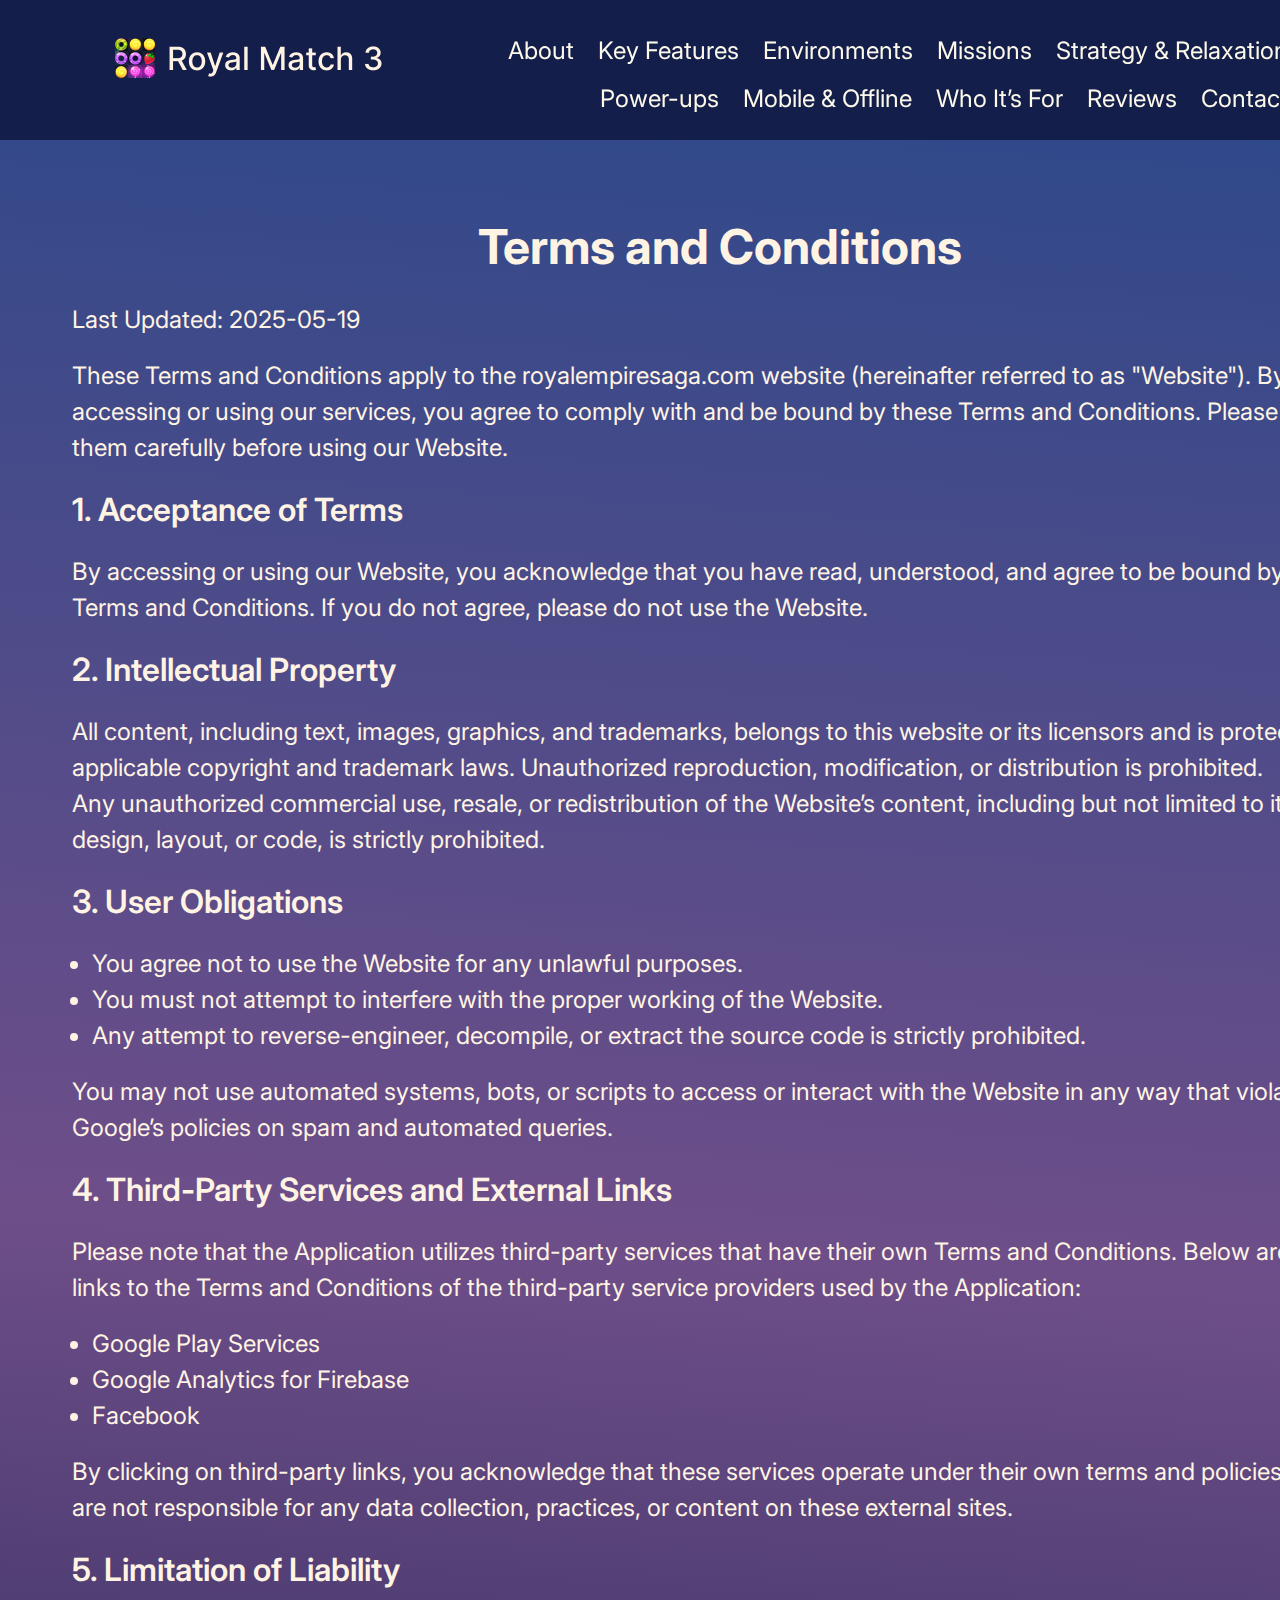
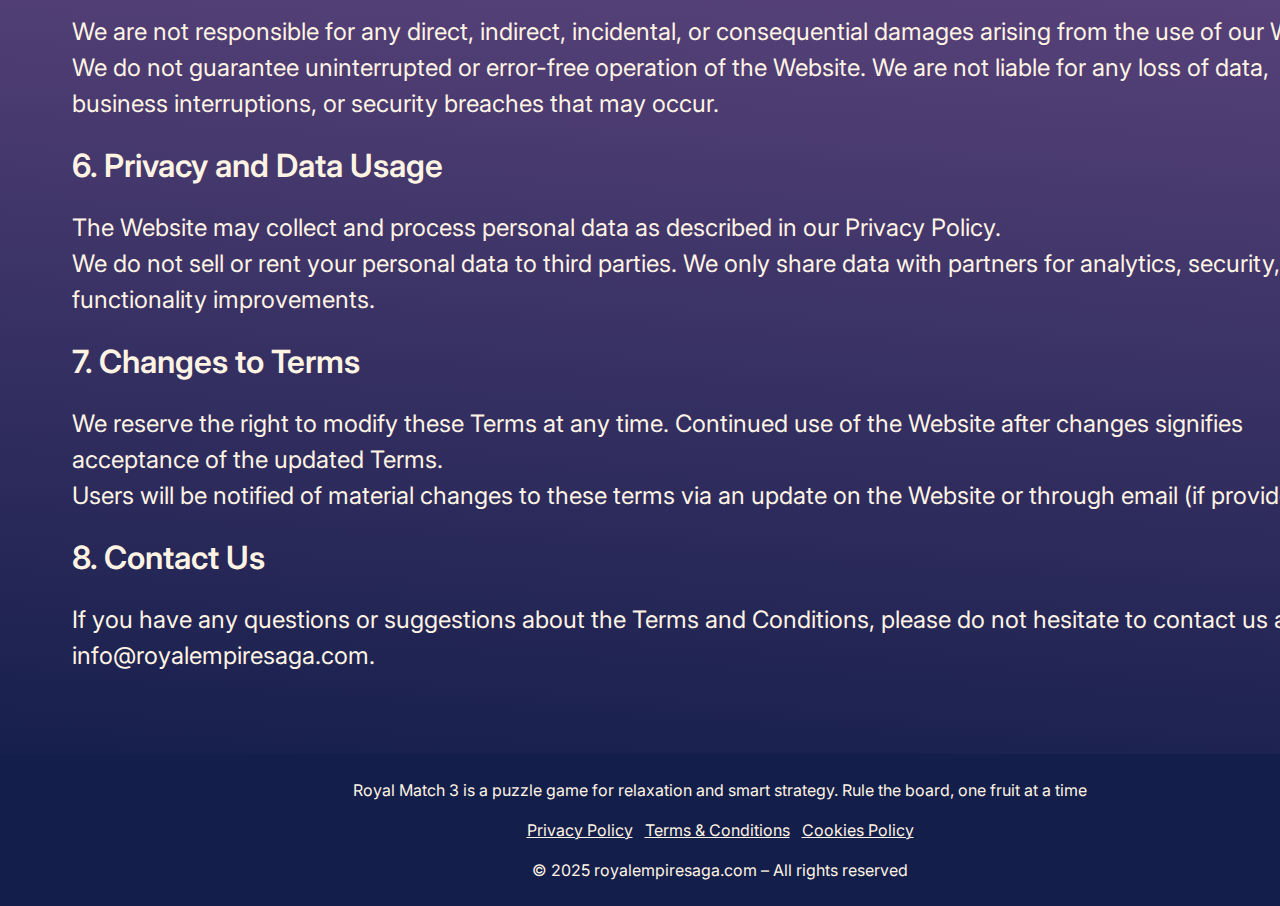
<file: terms.html>
<!DOCTYPE html>
<html lang="en">
  <head>
    <meta charset="UTF-8" />
    <meta name="viewport" content="width=device-width, initial-scale=1.0" />

    <title>
      Royal Match 3 – Relaxing Tropical Puzzle Game | royalempiresaga.com
    </title>
    <link rel="icon" href="img/Frame 40015 1.png" />

    <link rel="stylesheet" type="text/css" href="slick/slick.css" />
    <link rel="stylesheet" href="css/main.css" />
  </head>

  <body>
    <header class="y-y-header">
      <div class="y-y-header-background"></div>
      <nav class="y-y-navigation">
        <ul class="y-y-navigation-list">
          <li class="y-y-navigation-item">
            <a href="/" class="y-y-navigation-link">
              <img
                href="/"
                class="y-y-title-img y-y-navigation-img"
                alt="logo"
                src="img/header/1.png"
                style="height: 48px"
              />
            </a>
          </li>

          <li class="y-y-navigation-item">
            <a href="/#about" class="y-y-navigation-link">About</a>
          </li>
          <li class="y-y-navigation-item">
            <a href="/#how" class="y-y-navigation-link">Key Features</a>
          </li>
          <li class="y-y-navigation-item">
            <a href="/#why" class="y-y-navigation-link">Environments</a>
          </li>
          <li class="y-y-navigation-item">
            <a href="/#gallery" class="y-y-navigation-link">Missions</a>
          </li>
          <li class="y-y-navigation-item">
            <a href="/#uniqueness" class="y-y-navigation-link"
              >Strategy & Relaxation</a
            >
          </li>

          <li class="y-y-navigation-item">
            <a href="/#characters" class="y-y-navigation-link">Power-ups</a>
          </li>
          <li class="y-y-navigation-item">
            <a href="/#who" class="y-y-navigation-link">Mobile & Offline</a>
          </li>
          <li class="y-y-navigation-item">
            <a href="/#progression" class="y-y-navigation-link">Who It’s For</a>
          </li>

          <li class="y-y-navigation-item">
            <a href="/#reviews" class="y-y-navigation-link">Reviews</a>
          </li>

          <li class="y-y-navigation-item">
            <a href="/#features" class="y-y-navigation-link">Contact</a>
          </li>
        </ul>

        <div class="y-y-header-button-wrapper">
          <a href="/" class="y-y-policy-terms-header-icon-menu">
            <img
              href="/"
              class="y-y-title-img"
              alt="logo"
              src="img/header/1.png"
              style="height: 30px"
            />
          </a>

          <button type="button" class="y-y-header-icon-button" data-menu-button>
            <img
              class="y-y-header-icon y-y-header-icon-menu"
              src="img/header/Frame 41.png"
              style="width: 44px"
              alt="menu "
            />

            <svg
              class="y-y-header-icon y-y-header-icon-close"
              width="44"
              height="44"
              viewBox="0 0 44 44"
              fill="none"
              xmlns="http://www.w3.org/2000/svg"
            >
              <path
                d="M27.7275 28.7279L14.9996 16"
                stroke="#FDF9EB"
                stroke-width="1.5"
                stroke-linecap="round"
                stroke-linejoin="round"
              />
              <path
                d="M28.057 16L15.3291 28.7279"
                stroke="#FDF9EB"
                stroke-width="1.5"
                stroke-linecap="round"
                stroke-linejoin="round"
              />
            </svg>
          </button>
        </div>
      </nav>
    </header>

    <main>
      <section>
        <div class="y-y-policy-terms-container">
          <h1>Terms and Conditions</h1>
          <p>Last Updated: 2025-05-19</p>
          <p>
            These Terms and Conditions apply to the royalempiresaga.com website
            (hereinafter referred to as "Website"). By accessing or using our
            services, you agree to comply with and be bound by these Terms and
            Conditions. Please review them carefully before using our Website.
          </p>
          <h2>1. Acceptance of Terms</h2>
          <p>
            By accessing or using our Website, you acknowledge that you have
            read, understood, and agree to be bound by these Terms and
            Conditions. If you do not agree, please do not use the Website.
          </p>
          <h2>2. Intellectual Property</h2>
          <p>
            All content, including text, images, graphics, and trademarks,
            belongs to this website or its licensors and is protected by
            applicable copyright and trademark laws. Unauthorized reproduction,
            modification, or distribution is prohibited. <br />Any unauthorized
            commercial use, resale, or redistribution of the Website’s content,
            including but not limited to its design, layout, or code, is
            strictly prohibited.
          </p>
          <h2>3. User Obligations</h2>
          <ul>
            <li>You agree not to use the Website for any unlawful purposes.</li>
            <li>
              You must not attempt to interfere with the proper working of the
              Website.
            </li>
            <li>
              Any attempt to reverse-engineer, decompile, or extract the source
              code is strictly prohibited.
            </li>
          </ul>
          <p>
            You may not use automated systems, bots, or scripts to access or
            interact with the Website in any way that violates Google’s policies
            on spam and automated queries.
          </p>

          <h2>4. Third-Party Services and External Links</h2>
          <p>
            Please note that the Application utilizes third-party services that
            have their own Terms and Conditions. Below are the links to the
            Terms and Conditions of the third-party service providers used by
            the Application:
          </p>
          <ul>
            <li>
              <a
                class="y-y-email-link"
                href="https://policies.google.com/privacy"
                target="_blank"
                rel=""
                >Google Play Services
              </a>
            </li>
            <li>
              <a
                class="y-y-email-link"
                href="https://firebase.google.com/support/privacy"
                target="_blank"
                rel=""
                >Google Analytics for Firebase
              </a>
            </li>
            <li>
              <a
                class="y-y-email-link"
                href="https://www.facebook.com/about/privacy/update/printable"
                target="_blank"
                rel=""
                >Facebook
              </a>
            </li>
          </ul>

          <p>
            By clicking on third-party links, you acknowledge that these
            services operate under their own terms and policies. We are not
            responsible for any data collection, practices, or content on these
            external sites.
          </p>
          <h2>5. Limitation of Liability</h2>
          <p>
            We are not responsible for any direct, indirect, incidental, or
            consequential damages arising from the use of our Website. <br />
            We do not guarantee uninterrupted or error-free operation of the
            Website. We are not liable for any loss of data, business
            interruptions, or security breaches that may occur.
          </p>
          <h2>6. Privacy and Data Usage</h2>
          <p>
            The Website may collect and process personal data as described in
            our Privacy Policy. <br />We do not sell or rent your personal data
            to third parties. We only share data with partners for analytics,
            security, and functionality improvements.
          </p>
          <h2>7. Changes to Terms</h2>
          <p>
            We reserve the right to modify these Terms at any time. Continued
            use of the Website after changes signifies acceptance of the updated
            Terms. <br />
            Users will be notified of material changes to these terms via an
            update on the Website or through email (if provided).
          </p>

          <h2>8. Contact Us</h2>
          <p>
            If you have any questions or suggestions about the Terms and
            Conditions, please do not hesitate to contact us at

            <a class="y-y-email-link" href="mailto:info@royalempiresaga.com"
              >info@royalempiresaga.com</a
            >.
          </p>
        </div>
      </section>
    </main>
    <footer class="y-y-footer" style="margin: auto; background: #141e4a">
      <div class="y-y-footer-container">
        <p class="y-y-footer-copyright">
          Royal Match 3 is a puzzle game for relaxation and smart strategy. Rule
          the board, one fruit at a time
        </p>
        <div class="y-y-footer-wrapper">
          <a class="y-y-footer-text" href="/policy.html">Privacy Policy</a>
          <a class="y-y-footer-text" href="/terms.html">Terms & Conditions </a>
          <a class="y-y-footer-text" href="/cookies.html">Cookies Policy</a>
        </div>
        <p class="y-y-footer-copyright">
          © 2025 royalempiresaga.com – All rights reserved
        </p>
      </div>
    </footer>
    <script src="js/mobile-menu.js"></script>
  </body>
</html>
</file>
<file: css/main.css>
@import url("https://fonts.googleapis.com/css2?family=Inter:ital,opsz,wght@0,14..32,100..900;1,14..32,100..900&display=swap");

* {
  -webkit-box-sizing: border-box;
  box-sizing: border-box;
}

html {
  scroll-behavior: smooth;
  background: linear-gradient(
    183.72deg,
    #28488a -0.1%,
    #6e4e89 49.95%,
    #0b1944 100%
  );

  color: #fff4e3;
}

body {
  margin: 0;
}

h1,
h2,
h3,
h4,
h5,
h6,
p {
  margin: 0;
}

ul,
ol {
  margin: 0;
  padding: 0;
  list-style: none;
}
dl,
dt,
dd {
  margin: 0;
  padding: 0;
}
img {
  display: block;
  height: auto;
}
figure {
  margin: 0;
  padding: 0;
  border: 0;
}
.list {
  list-style: none;
}

button,
a {
  cursor: pointer;
}

.button:hover {
  scale: 120%;
}

.y-y-header.is-open .y-y-header-background {
  left: 0;
}
.y-y-header-button-wrapper {
  margin-left: auto;
}
.y-y-header-icon {
  display: none;
}

.y-y-header-icon-button {
  display: -webkit-box;
  display: -ms-flexbox;
  display: flex;
  background-color: transparent;
  border: none;
  border-radius: 50%;
}
.y-y-navigation-list.is-open {
  right: 0;
}
.y-y-header-icon-menu {
  display: block;
}

.y-y-header-icon-button.is-open .y-y-header-icon-menu {
  display: none;
}

.y-y-header-icon-button.is-open .y-y-header-icon-close {
  display: block;
}

.y-y-header {
  position: fixed;
  width: 100%;
  z-index: 5;
  transition: background-color 0.3s ease;
  background: transparent;
  display: flex;
  height: auto;
  background: #141e4a;
}

.y-y-header-background {
  position: absolute;
  top: 0;
  right: 0;
  bottom: 0;
  left: 100%;
  z-index: -1;
  transition: left 0.3s ease;
  background: #141e4a;
}
.y-y-header.is-open .y-y-header-background {
  left: 0;
}
.y-y-header-button-wrapper {
  margin-right: auto;
  display: flex;
  align-items: center;
  justify-content: space-between;
}

.y-y-header-icon-menu {
  display: block;
}

.y-y-header-icon-button.is-open .y-y-header-icon-menu {
  display: none;
}

.y-y-header-icon-button.is-open .y-y-header-icon-close {
  display: block;
}

.y-y-navigation {
  display: -ms-flexbox;
  -webkit-box-orient: vertical;
  -webkit-box-direction: normal;
  -ms-flex-direction: column;
  flex-direction: column;
  -webkit-box-align: center;
  -ms-flex-align: center;
  align-items: center;
  -webkit-box-flex: 1;
  -ms-flex: 1;
  flex: 1;
  padding: 23px 16px;
  position: relative;
}

.y-y-navigation-list {
  display: flex;
  flex-direction: column;
  align-items: end;
  position: absolute;
  top: 100%;
  right: -100%;
  width: 100%;
  height: auto;
  transition: 0.3s;
  z-index: 999;
  padding: 16px;
  gap: 12px;
  background: #141e4a;
}

.y-y-navigation-list.is-open {
  right: 0;
}

.y-y-navigation-link {
  transition: all 0.3s ease-in-out;
  text-decoration: none;
  color: #fdf9eb;
  font-family: Inter;
  font-weight: 400;
  font-style: Regular;
  font-size: 20px;
  leading-trim: NONE;
  line-height: 150%;
  letter-spacing: 0%;
  text-align: right;
}

.y-y-navigation-link:hover,
.y-y-navigatioт-link:focus {
  color: #ffe52d;
}

.y-y-header.is-open {
  background-color: transparent;
}

.y-y-navigation-img {
  display: none;
}

@media screen and (min-width: 1195px) {
  .y-y-navigation-img {
    display: flex;
    margin-right: 100px;
  }
  .y-y-policy-terms-header-icon-menu {
    display: none;
  }
  .w-b-header-button-wrapper {
    display: none;
  }
  .y-y-header {
    width: 100%;
    height: 140px;

    display: flex;
    align-items: center;
    justify-content: center;
    z-index: 1000;
    padding: 0px 0 72px;
  }

  .y-y-header-background {
  }
  .y-y-header-icon-button {
    display: none;
  }
  .y-y-navigation {
    display: flex;
    flex-direction: row;
    flex: 1;
    padding: 0;
    width: 1440px;
    margin: auto;
  }

  .y-y-navigation-list {
    background-color: transparent;
    flex-direction: row;
    flex-wrap: wrap;
    display: flex;
    position: static;
    width: 1440px;
    margin: auto;
    padding-block: 0;
    flex: 1;
    gap: 24px;
    height: 0px;
    row-gap: 0;
    justify-content: end;
    padding: 0;
    margin-right: 72px;
    margin-left: 72px;
    align-items: start;
  }

  .y-y-navigation-link {
    font-family: Inter;
    font-weight: 400;
    font-style: Regular;
    font-size: 24px;
    leading-trim: NONE;
    line-height: 140%;
    letter-spacing: 0%;
  }

  .y-y-navigation-item-desk {
    display: none;
  }
}
.y-y-home {
  width: 375px;
  height: 704px;
  background-repeat: no-repeat;
  background-size: cover;
  background-position: center;
  background-image: url("/img/home/Frame\ 40086.png");
  margin: auto;
}
.y-y-home-container {
  width: 375px;
  padding: 116px 16px 0px;
  margin: auto;
}

.y-y-home-container-top {
}

.y-y-home-title {
  font-family: Inter;
  font-weight: 700;
  font-style: Bold;
  font-size: 32px;
  leading-trim: NONE;
  line-height: 150%;
  letter-spacing: 0%;
  vertical-align: middle;
}

.y-y-home-text {
  font-family: Inter;
  font-weight: 400;
  font-style: Regular;
  font-size: 14px;
  leading-trim: NONE;
  line-height: 150%;
  letter-spacing: 0%;
  vertical-align: middle;

  padding-top: 40px;
}

.y-y-home-q {
  font-family: Inter;
  font-weight: 500;
  font-style: Medium;
  font-size: 12px;
  leading-trim: NONE;
  line-height: 150%;
  letter-spacing: 0%;
  vertical-align: middle;

  padding: 28px 0 8px 16px;
}

.y-y-home-w {
  font-family: Inter;
  font-weight: 500;
  font-style: Medium;
  font-size: 12px;
  leading-trim: NONE;
  line-height: 150%;
  letter-spacing: 0%;
  vertical-align: middle;
  text-align: right;
  padding: 173px 16px 48px 0;
}
.y-y-home-link {
  transition: all 0.3s ease-in-out;
  background: #a3d652;
  width: 343px;

  padding-top: 12px;
  padding-right: 24px;
  padding-bottom: 12px;
  padding-left: 24px;
  border-radius: 12px;
  display: block;
  font-family: Inter;
  font-weight: 600;
  font-style: Semi Bold;
  font-size: 20px;
  leading-trim: NONE;
  line-height: 150%;
  letter-spacing: -3%;
  vertical-align: middle;
  color: #111417;
  background: #ffe52d;
  text-align: center;
  text-decoration: none;
}

.y-y-home-link:hover {
  background: #e5ce28;
}
@media screen and (min-width: 1195px) {
  .y-y-home {
    width: 1440px;
    height: 719px;
    background-image: url("/img/home/Frame\ 40087.png");
  }
  .y-y-home-container {
    width: 1440px;
    padding: 220px 72px 0px;
  }
  .y-y-home-title {
    font-family: Inter;
    font-weight: 700;
    font-style: Bold;
    font-size: 64px;
    leading-trim: NONE;
    line-height: 150%;
    letter-spacing: 0%;
    vertical-align: middle;
  }

  .y-y-home-text {
    font-family: Inter;
    font-weight: 400;
    font-style: Regular;
    font-size: 24px;
    leading-trim: NONE;
    line-height: 150%;
    letter-spacing: 0%;
    vertical-align: middle;

    width: 610px;
    padding-top: 77.5px;
  }

  .y-y-home-q {
    font-family: Inter;
    font-weight: 500;
    font-style: Medium;
    font-size: 16px;
    leading-trim: NONE;
    line-height: 150%;
    letter-spacing: 0%;
    vertical-align: middle;

    width: 398px;
    height: 56px;

    border-radius: 16px;
    padding-top: 16px;
    padding-right: 24px;
    padding-bottom: 16px;
    padding-left: 24px;
    margin: -203px 0 0 660px;
  }

  .y-y-home-w {
    font-family: Inter;
    font-weight: 500;
    font-style: Medium;
    font-size: 16px;
    leading-trim: NONE;
    line-height: 150%;
    letter-spacing: 0%;
    vertical-align: middle;

    text-align: right;
    padding: 99px 16px 48px 0;
  }
  .y-y-home-link {
    width: 244px;

    border-radius: 12px;
    padding-top: 16px;
    padding-right: 24px;
    padding-bottom: 16px;
    padding-left: 24px;
    margin: 80px auto 0;
  }
}

.y-y-about-container {
  width: 375px;
  margin: auto;
  padding: 80px 16px 0;
}
.y-y-about-title {
  font-family: Inter;
  font-weight: 500;
  font-style: Medium;
  font-size: 32px;
  leading-trim: NONE;
  line-height: 150%;
  letter-spacing: 0%;
  text-align: center;
  vertical-align: middle;
}
.y-y-about-title-text {
  font-family: Inter;
  font-weight: 500;
  font-style: Medium;
  font-size: 16px;
  leading-trim: NONE;
  line-height: 150%;
  letter-spacing: 0%;
  vertical-align: middle;

  color: #e6cc0a;
  vertical-align: middle;
  padding-top: 40px;
}
.y-y-about-text {
  font-family: Inter;
  font-weight: 400;
  font-style: Regular;
  font-size: 14px;
  leading-trim: NONE;
  line-height: 150%;
  letter-spacing: 0%;
  vertical-align: middle;

  padding-top: 20px;
}

.y-y-about-list {
  display: flex;
  flex-direction: column;
  gap: 8px;
  padding-top: 20px;
}
.y-y-about-list-item {
  width: 253px;

  height: 40px;
  display: flex;
  align-items: center;
  gap: 8px;
  border-radius: 12px;
  padding: 7px;
  font-family: Inter;
  font-weight: 400;
  font-style: Regular;
  font-size: 14px;
  leading-trim: NONE;
  line-height: 150%;
  letter-spacing: 0%;
  vertical-align: middle;
  background: #ffffff1a;
  border: 1px solid transparent;
  transition: all 0.3s ease-in-out;
}
.y-y-about-list-item-q {
  margin-left: auto;
}
.y-y-about-img {
  width: 16px;
}
.y-y-about-list-item:hover {
  border: 1px solid #fdedd3;
}
@media screen and (min-width: 1195px) {
  .y-y-about-container {
    width: 1440px;
    padding: 135px 72px 0;
  }
  .y-y-about-title {
    font-family: Inter;
    font-weight: 500;
    font-style: Medium;
    font-size: 40px;
    leading-trim: NONE;
    line-height: 150%;
    letter-spacing: 0%;
    text-align: center;
    vertical-align: middle;
  }
  .y-y-about-title-text {
    font-family: Inter;
    font-weight: 500;
    font-style: Medium;
    font-size: 24px;
    leading-trim: NONE;
    line-height: 150%;
    letter-spacing: 0%;
    vertical-align: middle;

    padding-top: 56px;
  }
  .y-y-about-text {
    font-family: Inter;
    font-weight: 400;
    font-style: Regular;
    font-size: 24px;
    leading-trim: NONE;
    line-height: 150%;
    letter-spacing: 0%;
    vertical-align: middle;

    padding-top: 24px;
  }
  .y-y-about-text-two {
    width: 616px;
  }
  .y-y-about-list {
    display: flex;
    flex-direction: column;
    gap: 16px;
    padding-top: 0px;
    margin: -144px 0 0 660px;
  }
  .y-y-about-list-item {
    width: 526px;
    height: 60px;
    border-radius: 16px;
    padding-top: 12px;
    padding-right: 24px;
    padding-bottom: 12px;
    padding-left: 24px;
    font-family: Inter;
    font-weight: 400;
    font-style: Regular;
    font-size: 24px;
    leading-trim: NONE;
    line-height: 150%;
    letter-spacing: 0%;
    vertical-align: middle;
  }
  .y-y-about-list-item-q {
    margin-left: auto;
  }
  .y-y-about-img {
    width: 24px;
  }
}

.y-y-why-container {
  width: 375px;
  margin: auto;
  padding: 80px 16px 0;
}
.y-y-why-list {
  padding-top: 16px;
  display: flex;
  flex-direction: column;
  gap: 8px;
}
.y-y-why-item {
  background: #ffffff1a;
  border: 1px solid #272857;
  display: flex;
  align-items: center;

  gap: 8px;

  border-radius: 12px;

  padding: 7px 15px;
  font-family: Inter;
  font-weight: 400;
  font-style: Regular;
  font-size: 16px;
  leading-trim: NONE;
  line-height: 150%;
  letter-spacing: 0%;
  vertical-align: middle;
}
.y-y-why-img {
  width: 20px;
}
@media screen and (min-width: 1195px) {
  .y-y-why-container {
    width: 1440px;
    padding: 116px 72px 0;
  }
  .y-y-why-list {
    padding-top: 24px;
    display: flex;
    flex-direction: row;
    flex-wrap: wrap;
    justify-content: start;
    width: 966px;
    gap: 24px;
  }
  .y-y-why-item {
    width: 306px;
    height: 68px;

    border-radius: 16px;
    border-width: 1px;
    padding-top: 16px;
    padding-right: 24px;
    padding-bottom: 16px;
    padding-left: 24px;
    font-family: Inter;
    font-weight: 400;
    font-style: Regular;
    font-size: 20px;
    leading-trim: NONE;
    line-height: 150%;
    letter-spacing: 0%;
    vertical-align: middle;
  }
  .y-y-why-img {
    width: 24px;
  }
}

.y-y-uniqueness-container {
  margin: auto;
  width: 375px;
  padding: 80px 16px 0;
}
.y-y-uniqueness-list {
  padding-top: 20px;
  display: flex;
  flex-direction: column;
  gap: 8px;
}
.y-y-uniqueness-item {
  display: flex;
  align-items: center;

  width: 343px;
  gap: 8px;
  border-radius: 12px;
  border-width: 1px;
  padding: 16px;
  background: #ffffff1a;
  border: 1px solid #272857;
  box-shadow: 4px 4px 20px 0px #00000040;
  font-family: Inter;
  font-weight: 400;
  font-style: Regular;
  font-size: 14px;
  leading-trim: NONE;
  line-height: 150%;
  letter-spacing: 0%;
  vertical-align: middle;
}

@media screen and (min-width: 1195px) {
  .y-y-uniqueness-container {
    margin: auto;
    width: 1440px;
    padding: 116px 72px 0;
  }
  .y-y-uniqueness-list {
    padding-top: 24px;
    display: flex;
    flex-direction: row;
    gap: 24px;
    justify-content: center;
    flex-wrap: wrap;
  }
  .y-y-uniqueness-item {
    display: flex;
    align-items: center;

    width: 306px;
    height: 120px;
    gap: 12px;

    border-radius: 16px;
    border-width: 1px;
    padding: 24px;
    font-family: Inter;
    font-weight: 400;
    font-style: Regular;
    font-size: 16px;
    leading-trim: NONE;
    line-height: 150%;
    letter-spacing: 0%;
    vertical-align: middle;
  }
}
.y-y-how {
  margin: auto;
  width: 375px;
  padding: 80px 14px 0;
}
.y-y-how-container {
  margin: auto;
}
.y-y-how-list {
  padding: 40px 0 24px;
}
.y-y-how-lists {
  display: none;
}
.y-y-how-item {
  width: 347px;
  height: 91px;
  margin: 0 5px;
  padding: 16px;
  border-width: 1px;
  border-radius: 12px;
  background: #5b5d96;
  border: 1px solid #272857;
  box-shadow: 4px 4px 20px 0px #00000040;
  font-family: Inter;
  font-weight: 500;
  font-style: Medium;
  font-size: 20px;
  leading-trim: NONE;
  line-height: 150%;
  letter-spacing: 0%;
  vertical-align: middle;
}

.y-y-how-item-q {
  font-family: Inter;
  font-weight: 400;
  font-style: Regular;
  font-size: 14px;
  leading-trim: NONE;
  line-height: 150%;
  letter-spacing: 0%;
  vertical-align: middle;
  padding-top: 8px;
}
.slick-dots {
  display: flex;
  justify-content: center;
  gap: 10px;
  margin-top: 24px;
}

.slick-dots li {
  list-style: none;
  width: 32px;
  height: 32px;
}

.slick-dots li button {
  width: 100%;
  height: 100%;
  border: none;
  background: url("/img/about/Ellipse\ 5.png") no-repeat center/cover;
  padding: 0;
  font-size: 0;
}

.slick-dots li button:before {
  display: none;
}

.slick-dots li.slick-active button {
  background: url("/img/about/Ellipse\ 3.png") no-repeat center/cover;
}

@media screen and (min-width: 1195px) {
  .y-y-how {
    width: 1440px;
    padding: 116px 72px 0;
  }

  .y-y-how-list {
    display: none;
  }
  .y-y-how-lists {
    display: flex;
    flex-wrap: wrap;
    gap: 24px;
    padding-top: 56px;
  }
  .y-y-how-item {
    margin: 0;
    width: 416px;
    height: 124px;
    border-radius: 16px;
    border-width: 1px;
    padding: 24px;
    font-family: Inter;
    font-weight: 500;
    font-style: Medium;
    font-size: 24px;
    leading-trim: NONE;
    line-height: 150%;
    letter-spacing: 0%;
    vertical-align: middle;
  }

  .y-y-how-item-q {
    font-family: Inter;
    font-weight: 400;
    font-style: Regular;
    font-size: 16px;
    leading-trim: NONE;
    line-height: 150%;
    letter-spacing: 0%;
    vertical-align: middle;

    padding-top: 16px;
  }
}

.y-y-characters-container {
  padding: 80px 16px 0;
  margin: auto;
  width: 375px;
}

.y-y-characters-item {
  width: 343px;
  height: 85px;

  border-radius: 12px;
  border-width: 1px;
  padding: 16px;
  background: #ffffff1a;
  border: 1px solid #534076;
  box-shadow: 4px 4px 20px 0px #00000040;
}
.y-y-characters-text {
  display: flex;
  align-items: center;
  gap: 8px;
  font-family: Inter;
  font-weight: 500;
  font-style: Medium;
  font-size: 16px;
  leading-trim: NONE;
  line-height: 150%;
  letter-spacing: 0%;
  vertical-align: middle;
}
.y-y-characters-text-bold {
  font-family: Inter;
  font-weight: 400;
  font-style: Regular;
  font-size: 14px;
  leading-trim: NONE;
  line-height: 150%;
  letter-spacing: 0%;
  text-align: right;
  vertical-align: middle;
  padding-top: 8px;
}
@media screen and (min-width: 1195px) {
  .y-y-characters-container {
    padding: 116px 72px 0px;
    margin: auto;
    width: 1440px;
  }
  .y-y-characters-item {
    width: 416px;
    height: 124px;

    border-radius: 16px;
    border-width: 1px;
    padding: 24px;
  }
  .y-y-characters-text {
    font-family: Inter;
    font-weight: 500;
    font-style: Medium;
    font-size: 24px;
    leading-trim: NONE;
    line-height: 150%;
    letter-spacing: 0%;
    vertical-align: middle;
  }
  .y-y-characters-text-bold {
    font-family: Inter;
    font-weight: 400;
    font-style: Regular;
    font-size: 16px;
    leading-trim: NONE;
    line-height: 150%;
    letter-spacing: 0%;
    text-align: right;
    vertical-align: middle;

    padding-top: 16px;
  }
}

.y-y-reviews-container {
  margin: auto;
  padding: 80px 16px 0;
  width: 375px;
}
.y-y-reviews-list {
  padding-top: 24px;
}
.y-y-reviews-lists {
  display: none;
}

.y-y-reviews-item {
  margin: 0 8px;
  width: 343px;
}

.y-y-reviews-item-top {
  width: 343px;
  height: 253px;

  border-radius: 12px;
  border-width: 1px;
  padding: 16px;
  margin-top: 16px;
  background: #ffffff1a;
  border: 1px solid #2d2b5c;
  box-shadow: 4px 4px 20px 0px #00000040;
  font-family: Inter;
  font-weight: 500;
  font-style: Medium;
  font-size: 16px;
  leading-trim: NONE;
  line-height: 150%;
  letter-spacing: 0%;
  text-align: right;
  vertical-align: middle;
}

.y-y-reviews-text-bold {
  font-family: Inter;
  font-weight: 400;
  font-style: Italic;
  font-size: 14px;
  leading-trim: NONE;
  line-height: 150%;
  letter-spacing: 0%;
  height: 189px;
  text-align: left;
  margin-bottom: 8px;
}

@media screen and (min-width: 1195px) {
  .y-y-reviews-container {
    margin: auto;
    padding: 116px 72px 0;
    width: 1440px;
  }

  .y-y-reviews-list {
    display: none;
  }
  .y-y-reviews-lists {
    display: block;
    padding-top: 56px;
  }

  .y-y-reviews-item-top {
    margin: 0 12px;
    width: 526px;
    height: 262px;

    border-radius: 16px;
    border-width: 1px;
    padding: 24px;
    font-family: Inter;
    font-weight: 500;
    font-style: Medium;
    font-size: 20px;
    leading-trim: NONE;
    line-height: 150%;
    letter-spacing: 0%;
    text-align: right;
    vertical-align: middle;
  }

  .y-y-reviews-text-bold {
    font-family: Inter;
    font-weight: 400;
    font-style: Italic;
    font-size: 16px;
    leading-trim: NONE;
    line-height: 150%;
    letter-spacing: 0%;

    height: 168px;
    text-align: left;
    margin-bottom: 16px;
  }
  .progress-bar {
    width: 100%;
    height: 9px;
    background: #ffe52d4d;

    border-radius: 16px;
    overflow: hidden;
    margin-top: 40px;
  }

  .progress-fill {
    height: 100%;
    width: 0%;
    background: #ffe52d;

    transition: width 0.5s ease;
  }
}

.y-y-gallery {
  margin: auto;
  width: 375px;
  margin-top: 80px;
}
.y-y-gallery-container {
  margin: auto;
  padding: 0 16px 0px;
}
.y-y-gallery-list {
  padding-top: 16px;
  display: flex;
  flex-direction: column;
  gap: 8px;
}

.y-y-gallery-item {
  display: flex;
  align-items: center;
  gap: 8px;
  font-family: Inter;
  font-weight: 400;
  font-style: Regular;
  font-size: 14px;
  leading-trim: NONE;
  line-height: 150%;
  letter-spacing: 0%;
  vertical-align: middle;
}
.y-y-gallery-image {
  width: 20px;
}
@media screen and (min-width: 1195px) {
  .y-y-gallery {
    width: 1440px;
    margin: auto;
    padding: 116px 72px 0;
  }
  .y-y-gallery-container {
    margin: auto;
    padding: 0;
  }
  .y-y-gallery-list {
    padding-top: 20px;
    display: flex;
    flex-direction: column;
    gap: 16px;
  }

  .y-y-gallery-item {
    display: flex;
    align-items: center;
    gap: 16px;
    font-family: Inter;
    font-weight: 400;
    font-style: Regular;
    font-size: 20px;
    leading-trim: NONE;
    line-height: 150%;
    letter-spacing: 0%;
    vertical-align: middle;
  }
  .y-y-gallery-image {
    width: 24px;
  }
}

.y-y-progression-container {
  width: 375px;
  margin: auto;
  padding: 80px 16px 0;
}

.y-y-progression-item {
  width: 343px;
  height: 95px;

  border-radius: 12px;
  border-width: 1px;
  padding: 16px;
  display: flex;
  align-items: end;
  background: #ffffff1a;
  border: 1px solid #43316b;
  font-family: Inter;
  font-weight: 400;
  font-style: Regular;
  font-size: 14px;
  leading-trim: NONE;
  line-height: 150%;
  letter-spacing: 0%;
  vertical-align: middle;
}
@media screen and (min-width: 1195px) {
  .y-y-progression-container {
    width: 1440px;
    margin: auto;
    padding: 116px 72px 0;
  }

  .y-y-progression-item {
    width: 416px;
    height: 95px;
    border-radius: 16px;
    border-width: 1px;
    padding: 24px;
    font-family: Inter;
    font-weight: 400;
    font-style: Regular;
    font-size: 16px;
    leading-trim: NONE;
    line-height: 150%;
    letter-spacing: 0%;
    vertical-align: middle;
  }
  .y-y-progression-list {
    gap: 24px;
    width: fit-content;
  }
}
.y-y-who {
  width: 375px;
  margin: auto;
  padding: 80px 16px 0;
}

@media screen and (min-width: 1195px) {
  .y-y-who {
    width: 1440px;
    margin: auto;
    padding: 116px 72px 0;
  }
}

.y-y-features-container {
  width: 375px;
  margin: auto;
  padding: 80px 16px;
}
.y-y-features-list {
  padding-top: 20px;
  display: flex;
  flex-direction: column;
  gap: 12px;
}

.y-y-features-item {
  display: flex;
  align-items: center;
  gap: 8px;
}

.y-y-features-text-bold {
  font-family: Inter;
  font-weight: 500;
  font-style: Medium;
  font-size: 14px;
  leading-trim: NONE;
  line-height: 150%;
  letter-spacing: 0%;
  vertical-align: middle;
}

.y-y-features-text {
  font-family: Inter;
  font-weight: 400;
  font-style: Regular;
  font-size: 14px;
  leading-trim: NONE;
  line-height: 150%;
  letter-spacing: 0%;
  vertical-align: middle;

  color: #fff4e3;
  text-decoration: none;
}

@media screen and (min-width: 1195px) {
  .y-y-features-container {
    width: 1440px;
    margin: auto;
    padding: 116px 72px;
  }
  .y-y-features-list {
    padding-top: 24px;
    display: flex;
    flex-direction: column;
    gap: 16px;
  }

  .y-y-features-item {
    display: flex;
    align-items: center;
    gap: 16px;
  }

  .y-y-features-text-bold {
    font-family: Inter;
    font-weight: 500;
    font-style: Medium;
    font-size: 24px;
    leading-trim: NONE;
    line-height: 150%;
    letter-spacing: 0%;
    vertical-align: middle;
  }

  .y-y-features-text {
    font-family: Inter;
    font-weight: 400;
    font-style: Regular;
    font-size: 24px;
    leading-trim: NONE;
    line-height: 150%;
    letter-spacing: 0%;
    vertical-align: middle;
  }
}

.y-y-policy-terms-container {
  padding: 116px 16px 40px;
  width: 375px;
  margin: auto;
  font-family: Inter;
  font-weight: 400;
  font-style: Regular;
  font-size: 16px;
  leading-trim: NONE;
  line-height: 150%;
  letter-spacing: 0%;
}

.y-y-policy-terms-container h1 {
  margin-bottom: 24px;
  font-family: Inter;
  font-weight: 700;
  font-style: Bold;
  font-size: 28px;
  leading-trim: NONE;
  line-height: 150%;
  letter-spacing: 0%;
  text-align: center;
}
.y-y-policy-terms-container h2 {
  margin-bottom: 20px;
  font-family: Inter;
  font-weight: 600;
  font-style: SemiBold;
  font-size: 20px;
  leading-trim: NONE;
  line-height: 150%;
  letter-spacing: 0%;
}
.y-y-policy-terms-container ul {
  list-style-type: disc;
  margin-left: 20px;
  margin-bottom: 20px;
}
.y-y-policy-terms-container p {
  margin-bottom: 20px;
}
.y-y-email-link {
  color: inherit;
  text-decoration: none;
}
@media screen and (min-width: 1195px) {
  .y-y-policy-terms-container {
    padding: 216px 72px 60px;
    width: 1440px;

    font-weight: 400;
    font-style: Regular;
    font-size: 24px;
    leading-trim: NONE;
    line-height: 150%;
    letter-spacing: 0%;
  }
  .y-y-policy-terms-container h1 {
    font-weight: 700;
    font-style: Bold;
    font-size: 48px;
    leading-trim: NONE;
    line-height: 130%;
    letter-spacing: 0%;
    text-align: center;
  }
  .y-y-policy-terms-container h2 {
    font-weight: 600;
    font-style: SemiBold;
    font-size: 32px;
    leading-trim: NONE;
    line-height: 150%;
    letter-spacing: 0%;
  }
}

.y-y-footer-container {
  width: 375px;
  padding: 32px;
  margin: auto;
  display: flex;
  flex-direction: column;
  justify-content: center;
  align-items: center;
  gap: 12px;
  background: #141e4a;
}

.y-y-footer-wrapper {
  display: flex;
  flex-direction: row;
  align-items: center;
  gap: 8px;
}

.y-y-footer-text {
  text-decoration: none;
  color: inherit;
  font-family: Inter;
  font-weight: 400;
  font-style: Regular;
  font-size: 14px;
  leading-trim: NONE;
  line-height: 130%;
  letter-spacing: 0%;
  text-align: center;
  vertical-align: middle;
  text-decoration: underline;
  text-decoration-style: solid;
  text-decoration-offset: 0%;
  text-decoration-thickness: 0%;
  text-decoration-skip-ink: auto;
}

.y-y-footer-copyright {
  font-family: Inter;
  font-weight: 400;
  font-style: Regular;
  font-size: 14px;
  leading-trim: NONE;
  line-height: 130%;
  letter-spacing: 0%;
  text-align: center;
}

@media screen and (min-width: 1195px) {
  .y-y-footer-container {
    width: 1440px;
    padding: 24px;

    gap: 16px;
  }

  .y-y-footer-wrapper {
    display: flex;
    flex-direction: row;

    gap: 12px;
  }

  .y-y-footer-text {
    font-weight: 400;
    font-style: Regular;
    font-size: 16px;
    leading-trim: NONE;
    line-height: 150%;
    letter-spacing: 0%;
    text-align: center;
    text-decoration: underline;
    text-decoration-style: solid;
    text-decoration-offset: 0%;
    text-decoration-thickness: 0%;
    text-decoration-skip-ink: auto;
  }

  .y-y-footer-copyright {
    font-weight: 400;
    font-style: Regular;
    font-size: 16px;
    leading-trim: NONE;
    line-height: 150%;
    letter-spacing: 0%;
    text-align: center;
  }
}

.y-y-cookie-popup {
  position: fixed;
  bottom: 10px;
  width: 375px;
  padding: 16px 20px;
  border-radius: 20px;
  background: #000000b2;
  backdrop-filter: blur(80px);

  z-index: 1000;
  display: none;
}

.y-y-cookie-popup-text-two {
  font-family: Inter;
  font-weight: 400;
  font-style: Regular;
  font-size: 14px;
  leading-trim: NONE;
  line-height: 150%;
  letter-spacing: 0%;
}

.y-y-cookie-button-container {
  margin: auto;
  display: flex;
  flex-direction: column;
  align-items: center;
  justify-content: center;
  gap: 16px;
}

.y-y-cookie-button {
  border: none;
  background-color: transparent;
  border: 2px solid #ffe52d;
  width: 128px;
  height: 44px;
  border-radius: 12px;
  padding-top: 8px;
  padding-bottom: 8px;

  border-width: 2px;

  font-family: Inter;
  font-weight: 400;
  font-style: Regular;
  font-size: 14px;
  leading-trim: NONE;
  line-height: 150%;
  letter-spacing: 0%;
  vertical-align: middle;

  color: #fff4e3;
}

#accept-cookies {
  background: #ffe52d;
  color: #000000;
}

.y-y-close-popup {
  position: absolute;
  top: 10px;
  right: 10px;
  font-size: 20px;
  cursor: pointer;
}
.y-y-cookie-popup-container {
  display: flex;
  align-items: center;
  justify-content: center;
  gap: 8px;
}
@media screen and (min-width: 1195px) {
  .y-y-cookie-popup-container {
    display: flex;
    align-items: center;
    justify-content: center;
    gap: 518px;
  }

  .y-y-cookie-popup-text-two {
    font-family: Inter;
    font-weight: 400;
    font-style: Regular;
    font-size: 18px;
    leading-trim: NONE;
    line-height: 150%;
    letter-spacing: 0%;
  }

  .y-y-cookie-button-container {
    padding: 0;
    margin: auto;
    display: flex;
    flex-direction: row;
    gap: 40px;
  }

  .y-y-cookie-popup {
    position: fixed;
    bottom: 10px;
    width: 1440px;
    padding: 20px 30px;
    display: none;
  }
}
</file>
